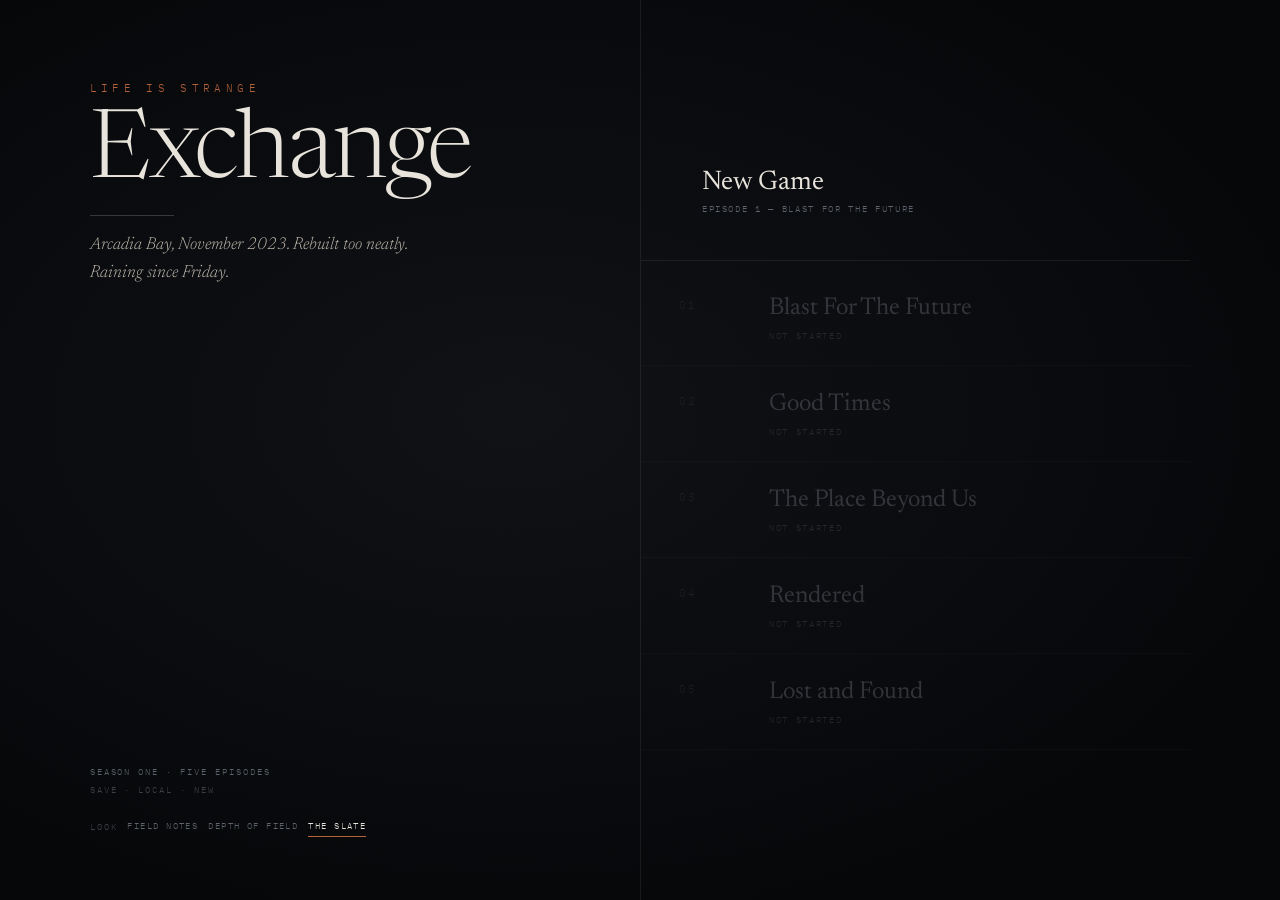
<file: index.html>
<!DOCTYPE html>
<html lang="en">
<head>
  <meta charset="UTF-8">
  <meta name="viewport" content="width=device-width, initial-scale=1.0">
  <title>Life Is Strange: Exchange</title>
  <link rel="stylesheet" href="css/reset.css">
  <link rel="stylesheet" href="css/fonts.css">
  <link rel="stylesheet" href="css/theme.css">
  <link rel="stylesheet" href="css/plates.css">
  <link rel="stylesheet" href="css/layout.css">
  <link rel="stylesheet" href="css/dialogue.css">
  <link rel="stylesheet" href="css/choices.css">
  <link rel="stylesheet" href="css/exploration.css">
  <link rel="stylesheet" href="css/beacon.css">
  <link rel="stylesheet" href="css/anomaly.css">
  <link rel="stylesheet" href="css/journal.css">
  <link rel="stylesheet" href="css/title.css">
</head>
<body>

  <!-- data-dir switches the scene layout: A Field Notes · B Depth of Field · C The Slate -->
  <main id="stage" class="stage" data-dir="C" aria-label="Game viewport">
    <div id="backdrop" class="backdrop"></div>
    <div class="backdrop__light" aria-hidden="true"></div>
    <div id="portraits" class="portraits" aria-hidden="true"></div>

    <!-- persistent scene chrome -->
    <div class="chrome" aria-hidden="true">
      <aside class="rail">
        <div class="rail__top">
          <span id="rail-clock" class="rail__clock"></span>
          <span id="rail-epsc" class="rail__epsc"></span>
        </div>
        <div class="rail__bottom">
          <span class="rail__tick"></span>
          <span id="rail-beat" class="rail__beat"></span>
        </div>
      </aside>
      <div class="chrome__head">
        <span id="loc-short" class="chrome__loc"></span>
        <span class="chrome__hr"></span>
        <span id="chrome-clock" class="chrome__clock"></span>
      </div>
    </div>

    <!-- [ ] place & time slate — the Creative Director's field -->
    <header id="slate" class="slate" hidden>
      <span id="slate-location" class="slate__location"></span>
      <span class="slate__rule"></span>
      <span id="slate-time" class="slate__time"></span>
      <span id="slate-weather" class="slate__weather"></span>
    </header>

    <!-- ===== Dialogue ===== -->
    <section id="dialogue" class="dialogue" role="log" aria-live="polite" hidden>
      <div class="dialogue__plate">
        <div id="speaker-row" class="dialogue__speaker-row">
          <span class="dialogue__rule"></span>
          <span id="speaker" class="dialogue__speaker"></span>
        </div>
        <p id="line" class="dialogue__line"></p>
        <button id="advance" class="dialogue__advance">Continue</button>
      </div>
    </section>

    <!-- ===== Silent Empathy: full-frame choice ===== -->
    <div id="choices" class="choices" role="group" aria-label="What Fiz does next" hidden>
      <div class="choices__situation">
        <div class="choices__where">
          <span class="choices__tick"></span>
          <span id="sit-loc" class="choices__loc"></span>
        </div>
        <span id="sit-speaker" class="choices__sit-speaker"></span>
        <p id="sit-text" class="choices__sit-text"></p>
      </div>
      <div class="choices__panel">
        <div class="choices__prompt-row">
          <span class="choices__prompt">You say nothing yet</span>
          <span class="choices__hr"></span>
        </div>
        <div id="choice-list" class="choices__list"></div>
        <div class="choices__legend">
          <span><i class="legend--spoken">“ ”</i> Spoken</span>
          <span><i class="legend--silent">[ ]</i> Unsaid</span>
        </div>
      </div>
    </div>

    <!-- exploration hub -->
    <div id="exploration" class="exploration" aria-label="Look around" hidden></div>

    <!-- enforced silence -->
    <div id="hold" class="hold" hidden><span id="hold-label">holding</span></div>

    <div class="grain" aria-hidden="true"></div>
    <div class="vignette" aria-hidden="true"></div>

    <!-- Episode 1 set piece -->
    <div id="anomaly" class="anomaly" role="dialog" aria-label="Footage viewer" hidden></div>

    <nav class="hud">
      <button id="beacon-toggle" class="hud__btn" aria-controls="beacon" aria-expanded="false">
        Beacon<span id="beacon-badge" class="hud__badge" hidden>0</span>
      </button>
      <button id="journal-toggle" class="hud__btn" aria-controls="journal" aria-expanded="false">Journal</button>
      <button id="settings-toggle" class="hud__btn" aria-controls="settings" aria-expanded="false">Settings</button>
    </nav>

    <!-- ===== Settings ===== -->
    <div id="settings" class="settings" hidden>
      <div class="settings__row">
        <label class="settings__label" for="set-volume">Ambience</label>
        <input id="set-volume" class="settings__range" type="range" min="0" max="100" step="1">
        <output id="set-volume-out" class="settings__out"></output>
      </div>
      <div class="settings__row">
        <label class="settings__label" for="set-speed">Text speed</label>
        <input id="set-speed" class="settings__range" type="range" min="0" max="40" step="1">
        <output id="set-speed-out" class="settings__out"></output>
      </div>
      <p class="settings__note">Ambience is generated, not recorded. There is no music by design.</p>
      <button id="settings-title" class="settings__quit">Back to title</button>
    </div>
  </main>

  <!-- ===== Beacon ===== -->
  <aside id="beacon" class="beacon" aria-label="Beacon" aria-hidden="true">
    <div class="beacon__device">
      <div class="beacon__statusbar">
        <span id="beacon-clock">7:42</span>
        <span id="beacon-carrier">ARCADIA BAY</span>
        <span>84%</span>
      </div>
      <div id="beacon-screen" class="beacon__screen"></div>
    </div>
  </aside>

  <!-- ===== Journal ===== -->
  <div id="journal" class="journal" aria-label="Journal" hidden>
    <div class="journal__head">
      <span class="journal__title">Journal</span>
      <span id="journal-count" class="journal__count"></span>
      <button id="journal-close" class="journal__close" aria-label="Close">Close</button>
    </div>
    <div class="journal__body">
      <div id="journal-cast" class="journal__cast"></div>
      <div id="journal-detail" class="journal__detail"></div>
    </div>
  </div>

  <!-- ===== Title ===== -->
  <div id="menu" class="title">
    <div class="title__left">
      <div class="title__mark">
        <span class="title__eyebrow">Life Is Strange</span>
        <h1 class="title__word">Exchange</h1>
        <span class="title__rule"></span>
        <p class="title__logline">Arcadia Bay, November 2023. Rebuilt too neatly. Raining since Friday.</p>
      </div>
      <div class="title__foot">
        <span>Season One · Five Episodes</span>
        <span id="title-save" class="title__save">Save · Local · 214</span>
        <div class="title__dirs" role="group" aria-label="Visual direction">
          <span class="title__dirs-label">Look</span>
          <button class="title__dir" data-dir="A">Field Notes</button>
          <button class="title__dir" data-dir="B">Depth of Field</button>
          <button class="title__dir is-on" data-dir="C">The Slate</button>
        </div>
      </div>
    </div>
    <div class="title__right">
      <div class="title__actions">
        <button id="btn-continue" class="title__action title__action--primary" hidden>
          <span class="title__action-label">Continue</span>
          <span id="continue-where" class="title__action-sub"></span>
        </button>
        <button id="btn-new" class="title__action">
          <span class="title__action-label">New Game</span>
          <span class="title__action-sub">Episode 1 — Blast For The Future</span>
        </button>
      </div>
      <div id="episode-list" class="title__episodes"></div>
    </div>
    <p id="menu-note" class="title__note"></p>
  </div>

  <script type="module" src="js/main.js"></script>
</body>
</html>
</file>
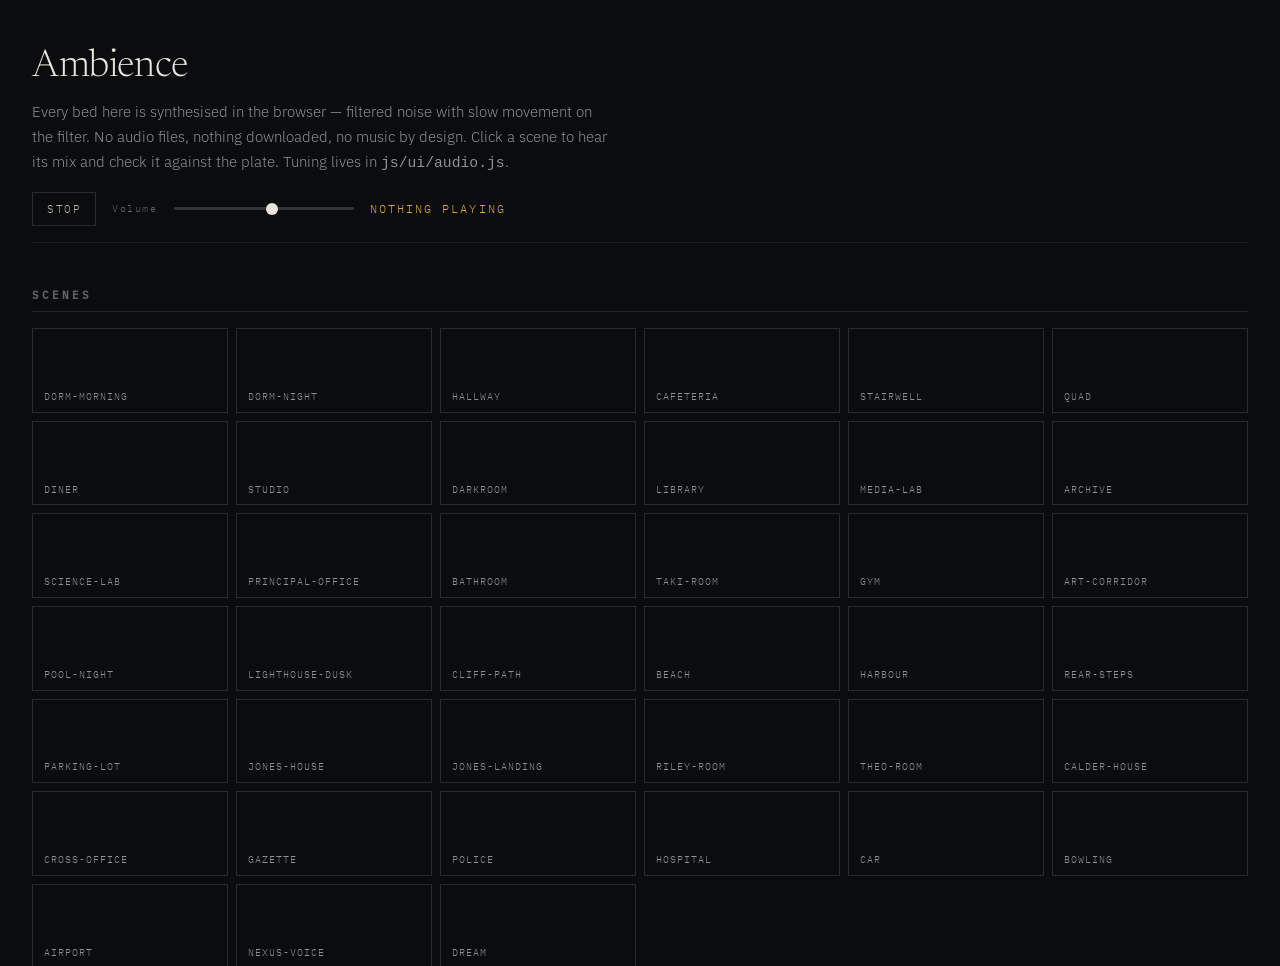
<file: tools/ambience.html>
<!DOCTYPE html>
<html lang="en">
<head>
<meta charset="UTF-8">
<meta name="viewport" content="width=device-width, initial-scale=1.0">
<title>Ambience — Life Is Strange: Exchange</title>
<link rel="stylesheet" href="../css/reset.css">
<link rel="stylesheet" href="../css/fonts.css">
<link rel="stylesheet" href="../css/theme.css">
<link rel="stylesheet" href="../css/plates.css">
<style>
  body { background:#0b0c0e; color:var(--bone); font-family:var(--font-body); font-weight:300; padding:3rem 2rem 6rem; }
  h1 { font-family:var(--font-display); font-weight:300; font-size:2.4rem; letter-spacing:-.01em; }
  .lede { max-width:64ch; margin:.8rem 0 0; color:var(--fog); font-size:.92rem; line-height:1.7; }
  h2 { font-family:var(--font-mono); font-size:.68rem; letter-spacing:.28em; text-transform:uppercase;
       color:var(--fog-dim); margin:2.8rem 0 1rem; border-bottom:1px solid rgba(232,228,220,.1); padding-bottom:.6rem; }
  .bar { position:sticky; top:0; z-index:5; display:flex; align-items:center; gap:1rem; flex-wrap:wrap;
         padding:1rem 0; background:#0b0c0e; border-bottom:1px solid rgba(232,228,220,.08); margin-bottom:1rem; }
  .now { font-family:var(--font-mono); font-size:.72rem; letter-spacing:.18em; text-transform:uppercase; color:var(--amber-warm); }
  input[type=range]{ appearance:none; width:180px; height:3px; border-radius:2px; background:rgba(232,228,220,.18); cursor:pointer; }
  input[type=range]::-webkit-slider-thumb{ appearance:none; width:12px; height:12px; border-radius:50%; background:var(--bone); }
  button { font-family:var(--font-mono); font-size:.68rem; letter-spacing:.14em; text-transform:uppercase;
           padding:9px 14px; border:1px solid rgba(232,228,220,.14); color:var(--bone-dim); background:none; cursor:pointer;
           transition:border-color .16s, color .16s; }
  button:hover { border-color:var(--accent); color:var(--bone); }
  button.on { border-color:var(--accent); color:var(--accent); }
  .grid { display:grid; grid-template-columns:repeat(auto-fill,minmax(190px,1fr)); gap:.5rem; }
  .plate { display:flex; flex-direction:column; gap:0; text-align:left; padding:0; overflow:hidden; }
  .swatch { height:52px; }
  .plate span { padding:.55rem .7rem; font-family:var(--font-mono); font-size:.62rem; letter-spacing:.1em; color:var(--fog); }
  .plate .mix { color:var(--fog-faint); font-size:.56rem; padding-top:0; }
</style>
</head>
<body>
  <h1>Ambience</h1>
  <p class="lede">
    Every bed here is synthesised in the browser — filtered noise with slow movement on the filter.
    No audio files, nothing downloaded, no music by design. Click a scene to hear its mix and check
    it against the plate. Tuning lives in <code>js/ui/audio.js</code>.
  </p>

  <div class="bar">
    <button id="stop">Stop</button>
    <label style="font-family:var(--font-mono);font-size:.62rem;letter-spacing:.16em;color:var(--fog-dim)">Volume</label>
    <input id="vol" type="range" min="0" max="100" value="60">
    <span id="now" class="now">nothing playing</span>
  </div>

  <h2>Scenes</h2>
  <div id="scenes" class="grid"></div>

<script type="module">
import { Ambience } from "../js/ui/audio.js";

const amb = new Ambience();
const nowEl = document.getElementById("now");
let active = null;

// the module keeps SCENES private, so read the mixes back off the stylesheet's
// bg-- classes and the engine's own behaviour: we just list what we can plate
const SCENES = [
  "dorm-morning","dorm-night","hallway","cafeteria","stairwell","quad","diner","studio","darkroom",
  "library","media-lab","archive","science-lab","principal-office","bathroom","taki-room","gym",
  "art-corridor","pool-night","lighthouse-dusk","cliff-path","beach","harbour","rear-steps",
  "parking-lot","jones-house","jones-landing","riley-room","theo-room","calder-house","cross-office",
  "gazette","police","hospital","car","bowling","airport","nexus-voice","dream"
];

const grid = document.getElementById("scenes");
for (const name of SCENES) {
  const b = document.createElement("button");
  b.className = "plate";
  const sw = document.createElement("div");
  sw.className = `swatch bg--${name}`;
  const label = document.createElement("span");
  label.textContent = name;
  b.append(sw, label);
  b.addEventListener("click", () => {
    amb.unlock();
    amb.play(name);
    nowEl.textContent = `playing · ${name}`;
    if (active) active.classList.remove("on");
    active = b; b.classList.add("on");
  });
  grid.append(b);
}

document.getElementById("vol").addEventListener("input", (e) => amb.setVolume(e.target.value / 100));
document.getElementById("vol").value = Math.round(amb.volume * 100);

document.getElementById("stop").addEventListener("click", () => {
  amb.play("void");
  nowEl.textContent = "nothing playing";
  active?.classList.remove("on");
  active = null;
});
</script>
</body>
</html>
</file>
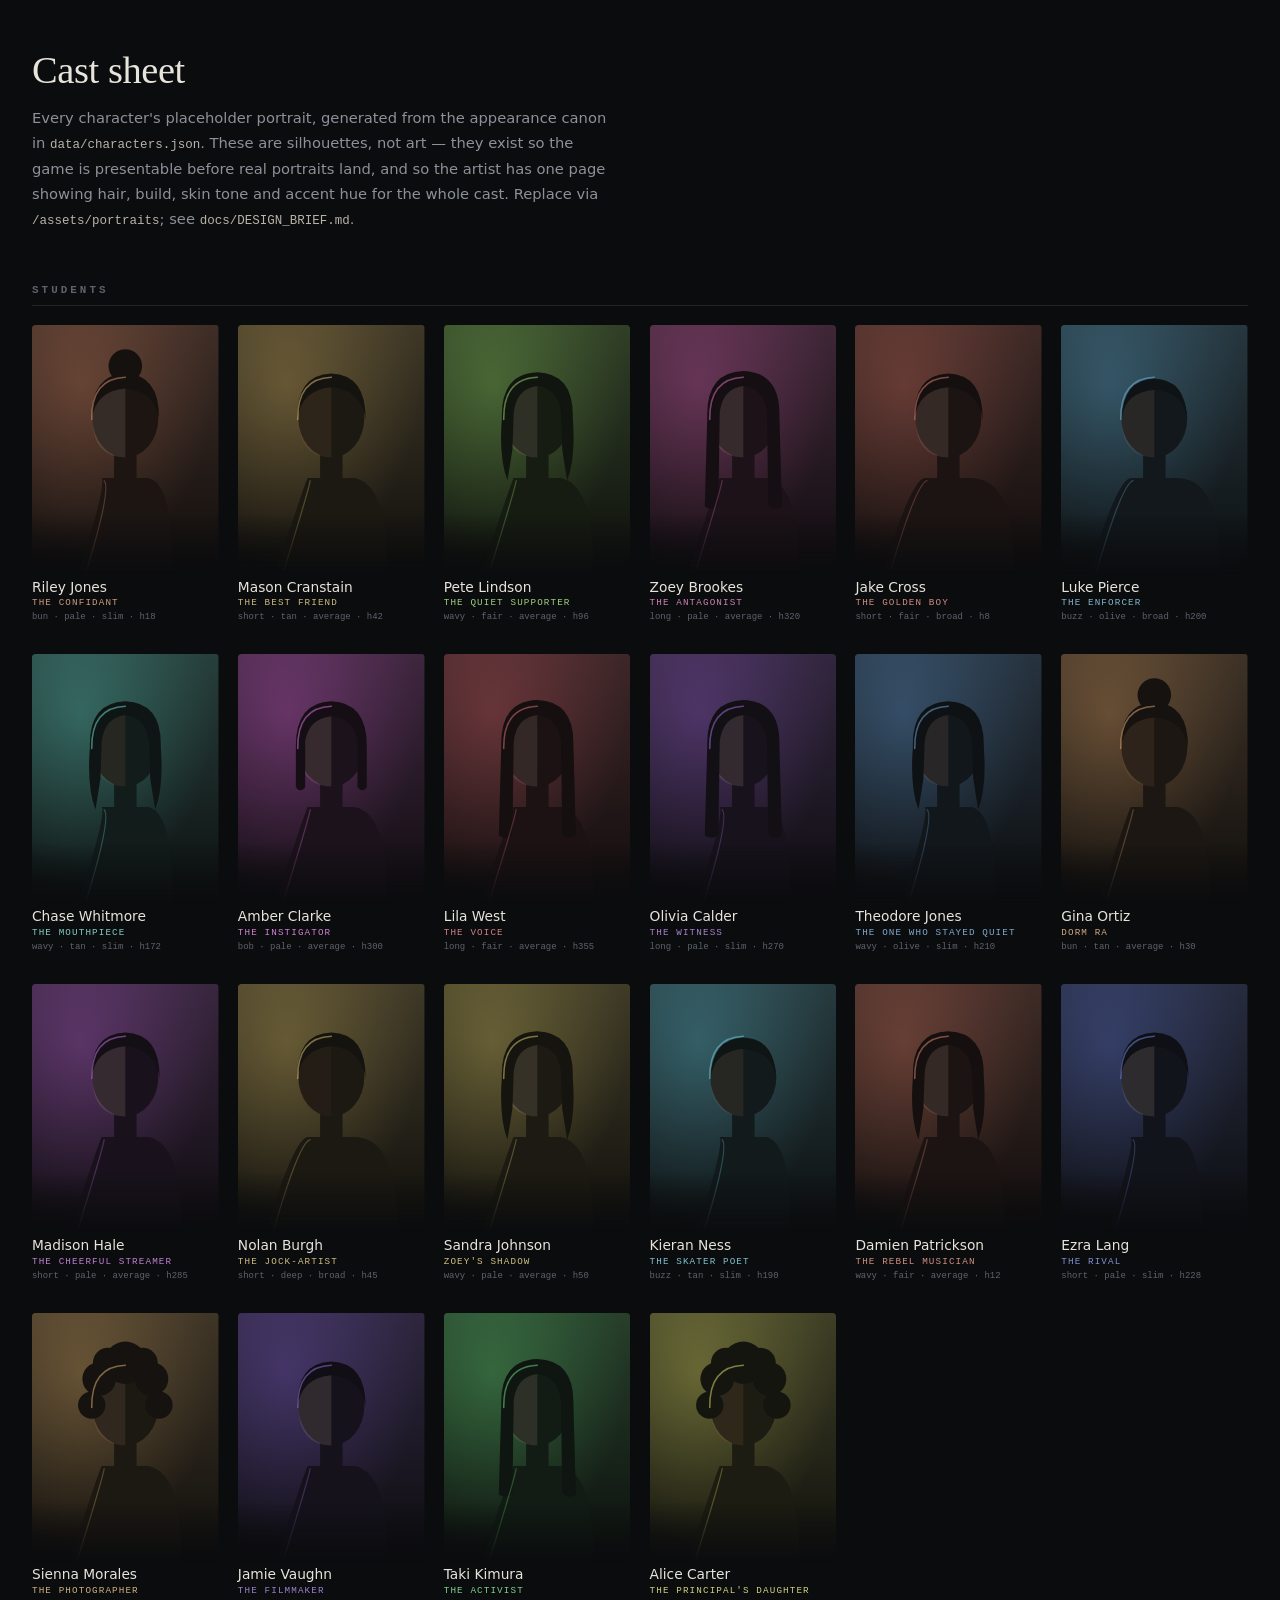
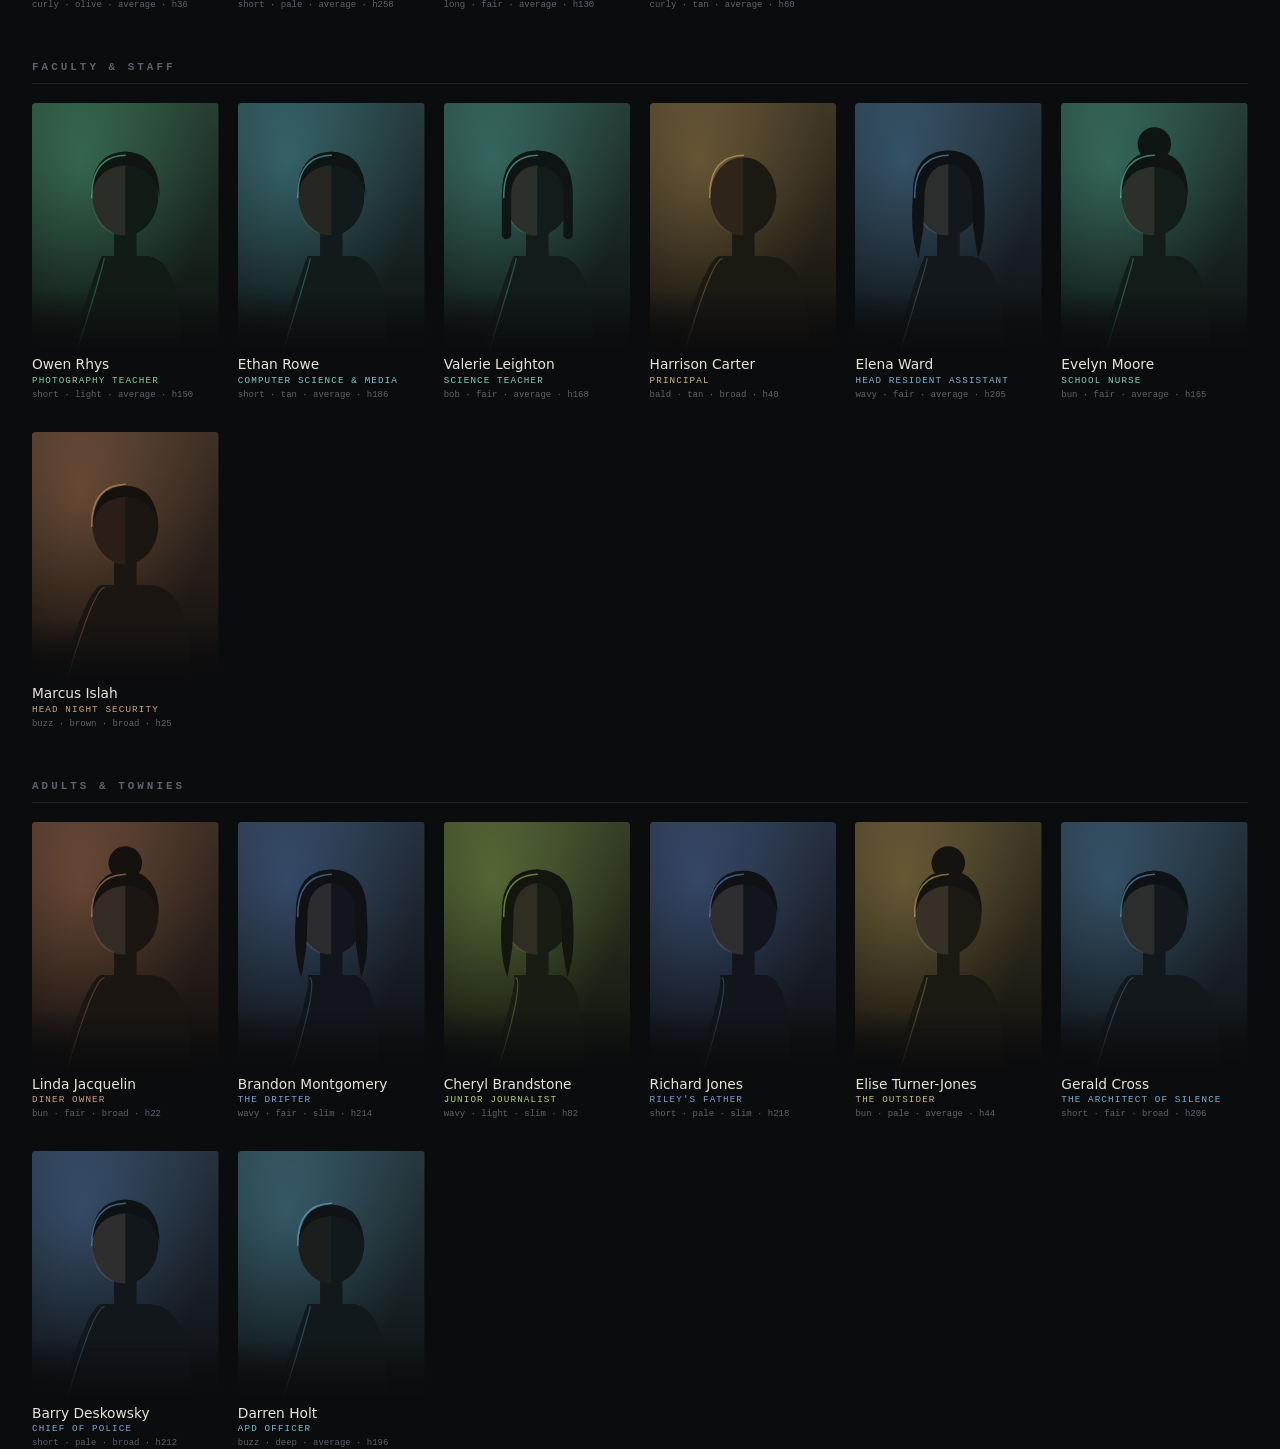
<file: tools/cast-sheet.html>
<!DOCTYPE html>
<html lang="en">
<head>
<meta charset="UTF-8">
<meta name="viewport" content="width=device-width, initial-scale=1.0">
<title>Cast Sheet — Life Is Strange: Exchange</title>
<link rel="stylesheet" href="../css/reset.css">
<link rel="stylesheet" href="../css/theme.css">
<link rel="stylesheet" href="../css/plates.css">
<style>
  body { background: #0b0c0e; color: var(--bone); font-family: var(--font-body); padding: 3rem 2rem 5rem; }
  h1 { font-family: var(--font-display); font-weight: 400; font-size: 2.4rem; letter-spacing: -0.01em; }
  .lede { max-width: 62ch; margin: 0.8rem 0 0; color: var(--fog); font-size: 0.92rem; line-height: 1.7; }
  .lede code { font-family: var(--font-mono); font-size: 0.85em; color: var(--bone-dim); }
  h2 { font-family: var(--font-mono); font-size: 0.68rem; letter-spacing: 0.28em; text-transform: uppercase;
       color: var(--fog-dim); margin: 3.2rem 0 1.2rem; border-bottom: 1px solid rgba(232,228,220,0.1); padding-bottom: 0.6rem; }
  .grid { display: grid; grid-template-columns: repeat(auto-fill, minmax(160px, 1fr)); gap: 2rem 1.2rem; }
  figure { --hue: 30; }
  .art { aspect-ratio: 3/4; border-radius: 3px; overflow: hidden;
         -webkit-mask-image: linear-gradient(180deg,#000 0%,#000 76%,transparent 100%);
         mask-image: linear-gradient(180deg,#000 0%,#000 76%,transparent 100%); }
  .art svg { width: 100%; height: 100%; display: block; }
  figcaption { margin-top: 0.3rem; }
  .nm { font-size: 0.86rem; color: var(--bone); }
  .rl { font-family: var(--font-mono); font-size: 0.58rem; letter-spacing: 0.12em;
        text-transform: uppercase; color: hsl(var(--hue) 45% 66%); margin-top: 0.15rem; }
  .lk { font-family: var(--font-mono); font-size: 0.56rem; color: var(--fog-dim); margin-top: 0.25rem; }
</style>
</head>
<body>
  <h1>Cast sheet</h1>
  <p class="lede">
    Every character's placeholder portrait, generated from the appearance canon in
    <code>data/characters.json</code>. These are silhouettes, not art — they exist so the game is
    presentable before real portraits land, and so the artist has one page showing hair, build,
    skin tone and accent hue for the whole cast. Replace via <code>/assets/portraits</code>;
    see <code>docs/DESIGN_BRIEF.md</code>.
  </p>

  <div id="out"></div>

<script type="module">
import { portraitSVG } from "../js/ui/portrait.js";

const data = await (await fetch("../data/characters.json")).json();
const cast = data.cast;

const STUDENTS = ["riley","mason","pete","zoey","jake","luke","chase","amber","lila","olivia",
                  "theo","gina","maddie","nolan","sandra","kieran","dax","ezra","sienna","jamie","taki","alice"];
const FACULTY  = ["rhys","rowe","leighton","carter","elena","evelyn","marcus"];
const ADULTS   = ["linda","brandon","cheryl","richard","elise","gerald","barry","holt"];

const out = document.getElementById("out");

function section(title, ids) {
  const h = document.createElement("h2");
  h.textContent = title;
  const grid = document.createElement("div");
  grid.className = "grid";

  for (const id of ids) {
    const p = cast[id];
    if (!p) { console.warn("missing from characters.json:", id); continue; }

    const fig = document.createElement("figure");
    fig.style.setProperty("--hue", p.hue);

    const art = document.createElement("div");
    art.className = "art";
    art.innerHTML = portraitSVG(p);

    const cap = document.createElement("figcaption");
    const look = p.look ?? {};
    cap.innerHTML =
      `<div class="nm"></div><div class="rl"></div><div class="lk"></div>`;
    cap.querySelector(".nm").textContent = p.fullName;
    cap.querySelector(".rl").textContent = p.role;
    cap.querySelector(".lk").textContent =
      `${look.hair ?? "—"} · ${look.skin ?? "—"} · ${look.build ?? "average"} · h${p.hue}`;

    fig.append(art, cap);
    grid.append(fig);
  }
  out.append(h, grid);
}

section("Students", STUDENTS);
section("Faculty & staff", FACULTY);
section("Adults & townies", ADULTS);
</script>
</body>
</html>
</file>
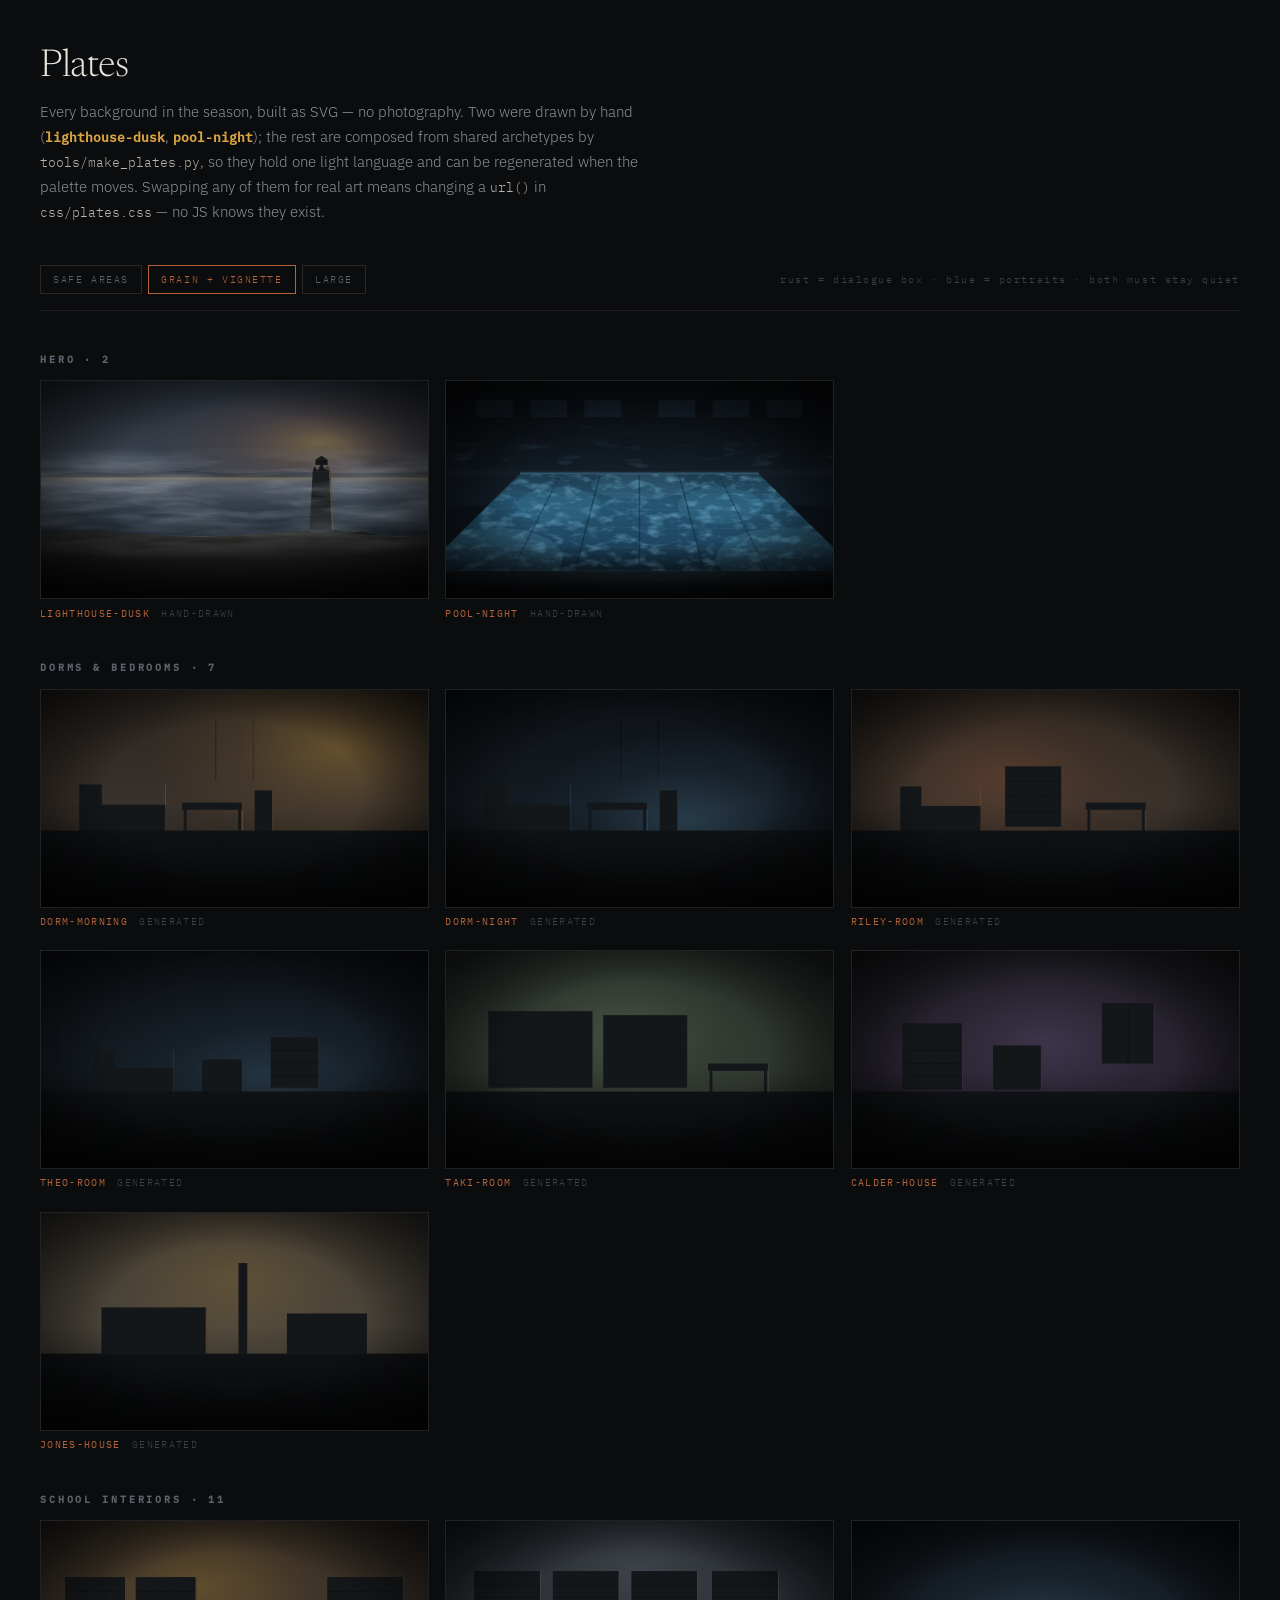
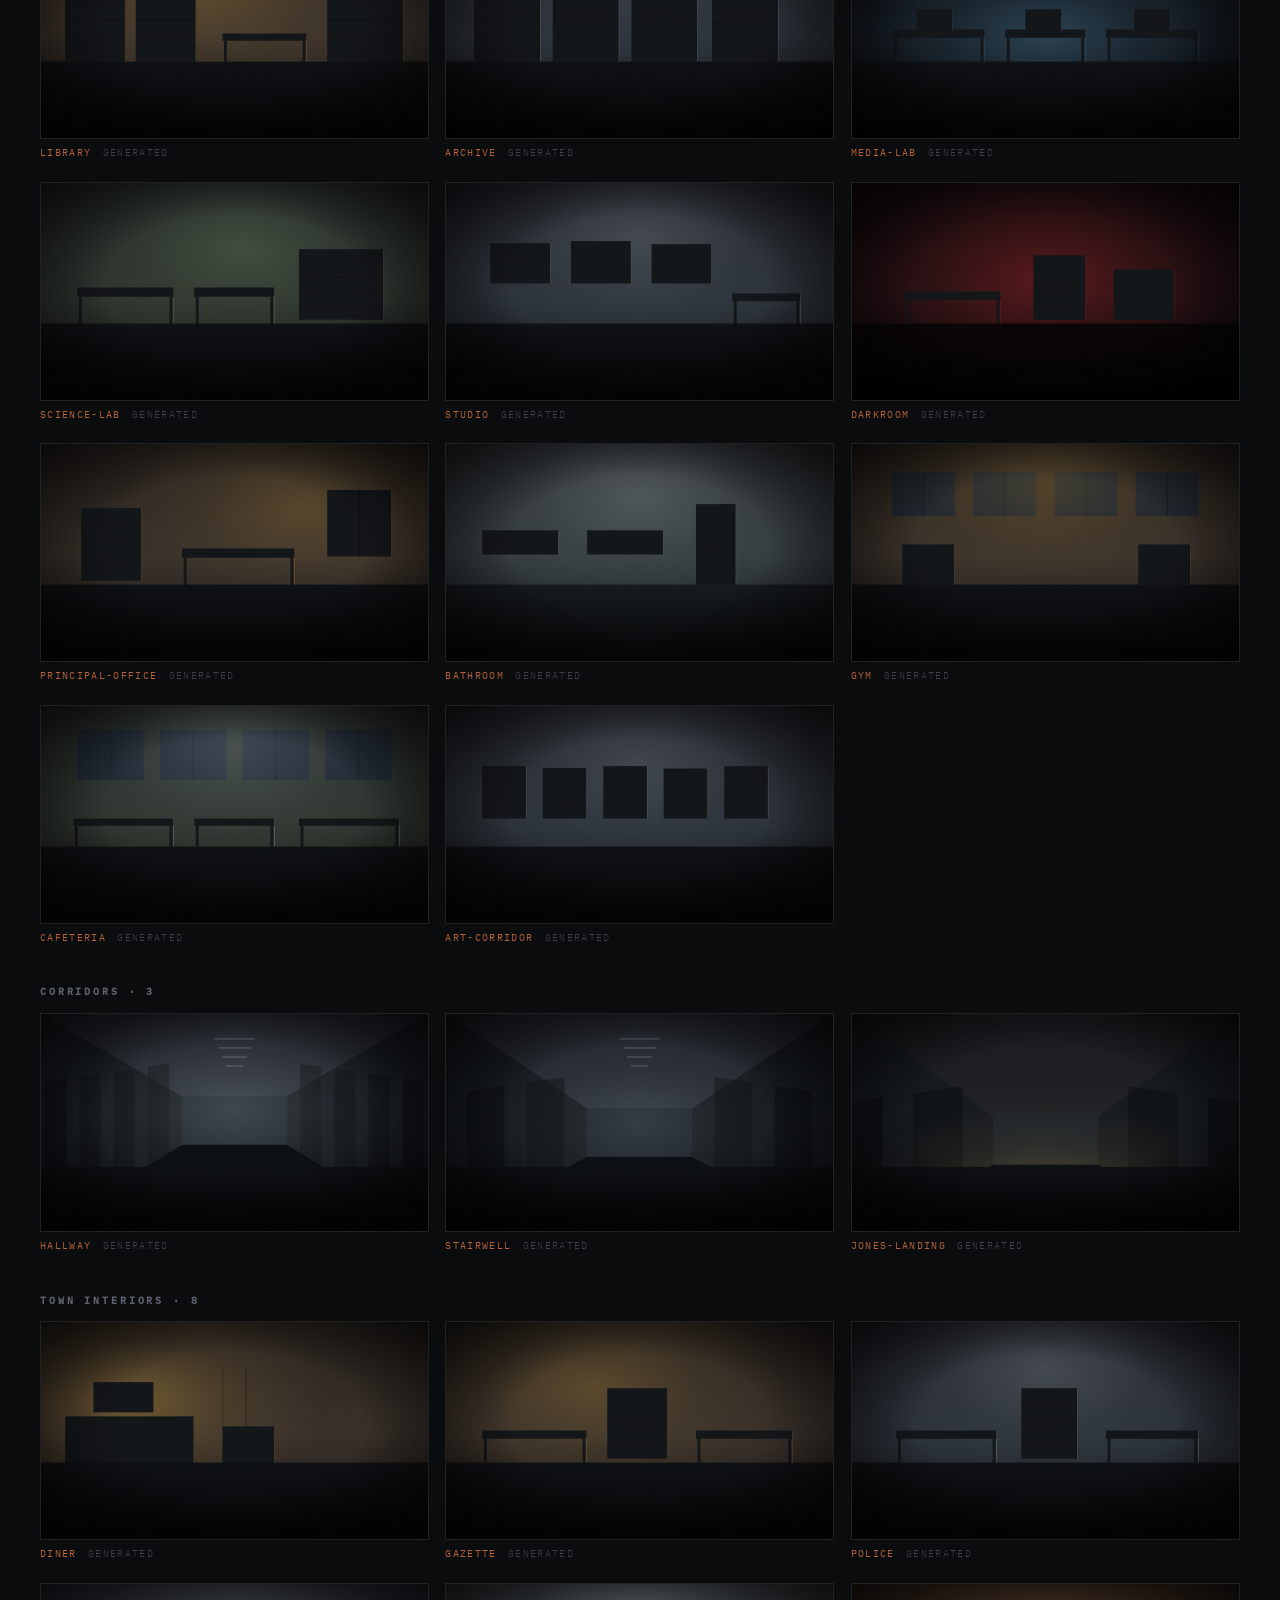
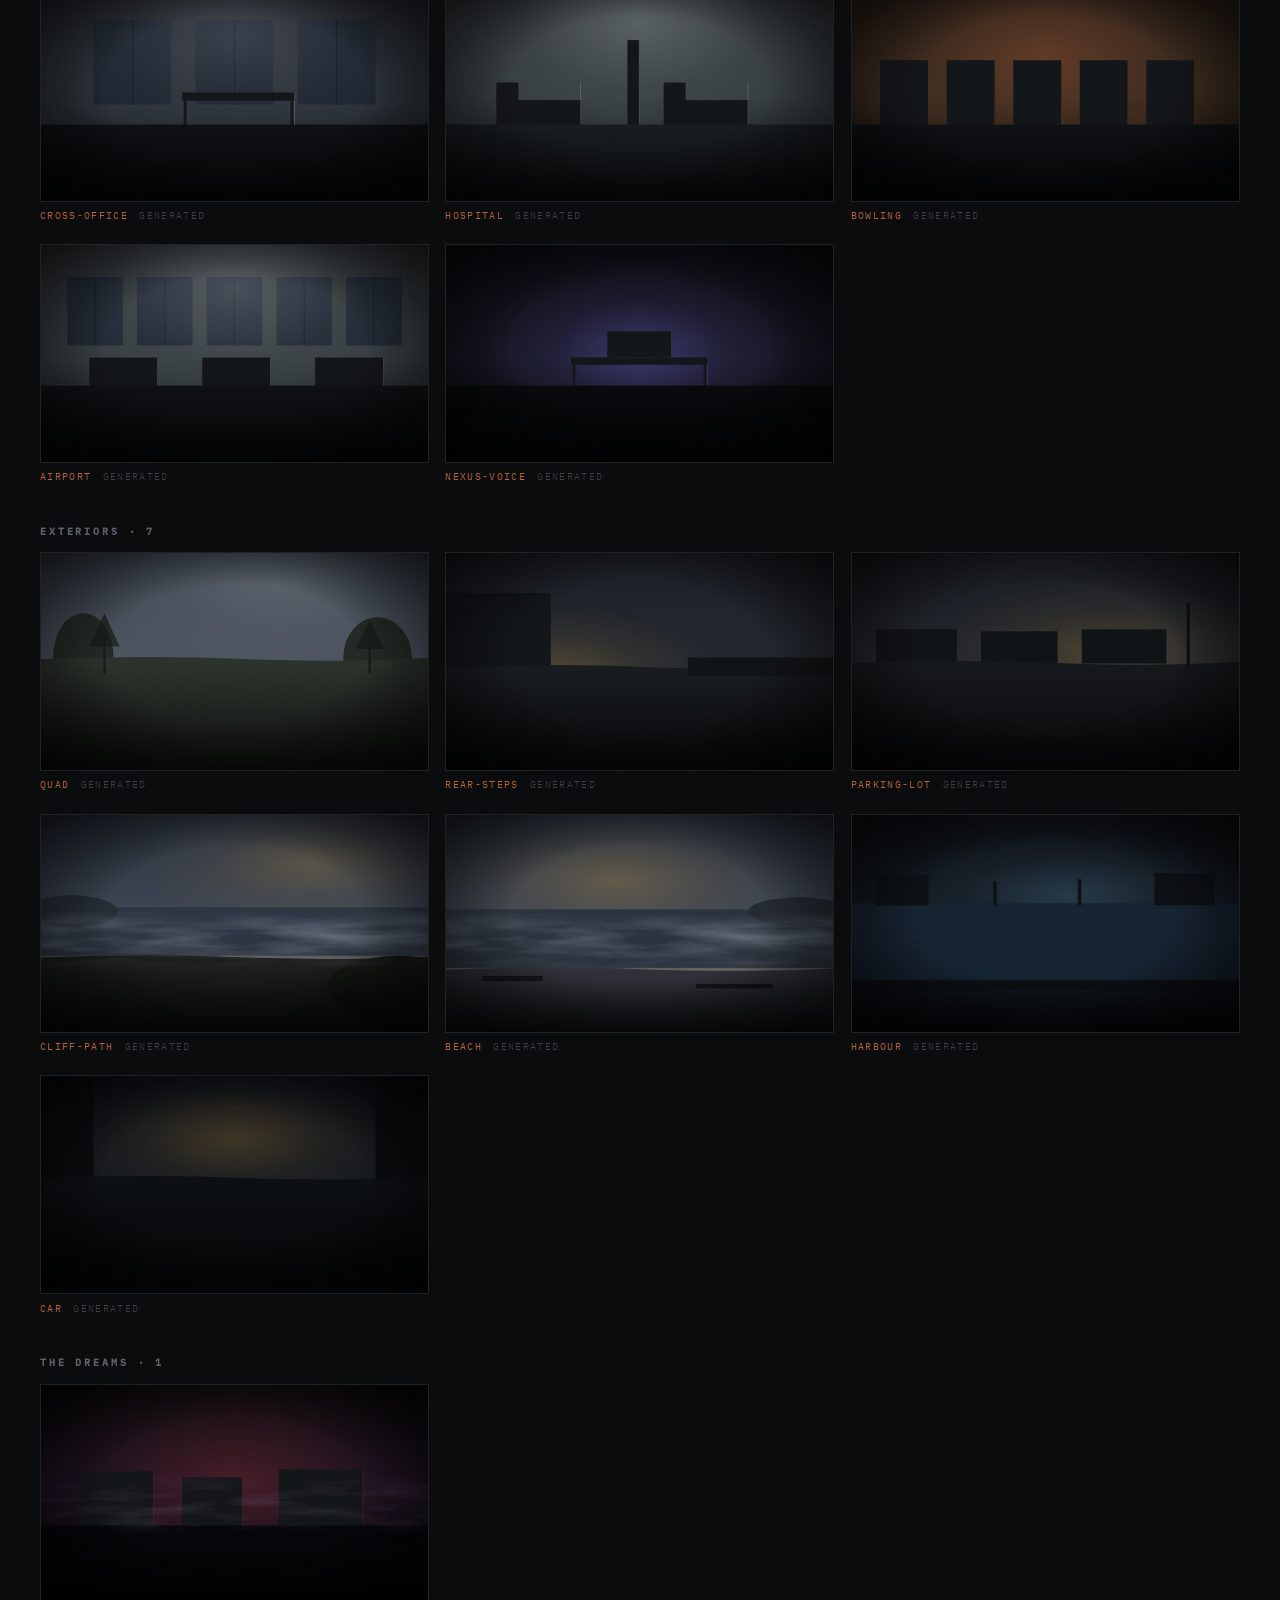
<file: tools/plates.html>
<!DOCTYPE html>
<html lang="en">
<head>
<meta charset="UTF-8">
<meta name="viewport" content="width=device-width, initial-scale=1.0">
<title>Plates — Life Is Strange: Exchange</title>
<link rel="stylesheet" href="../css/reset.css">
<link rel="stylesheet" href="../css/fonts.css">
<link rel="stylesheet" href="../css/theme.css">
<link rel="stylesheet" href="../css/plates.css">
<link rel="stylesheet" href="../css/layout.css">
<style>
  body { background:#0b0c0e; color:var(--bone); font-family:var(--font-body); font-weight:300;
         padding:3rem 2.5rem 6rem; overflow:auto; }
  h1 { font-family:var(--font-display); font-weight:300; font-size:2.4rem; letter-spacing:-.01em; }
  .lede { max-width:68ch; margin:.8rem 0 0; color:var(--fog); font-size:.92rem; line-height:1.7; }
  .lede code { font-family:var(--font-mono); font-size:.85em; color:var(--bone-dim); }
  .bar { position:sticky; top:0; z-index:9; display:flex; gap:.4rem; flex-wrap:wrap; align-items:center;
         padding:1rem 0; margin:1.6rem 0 0; background:#0b0c0e;
         border-bottom:1px solid rgba(232,228,220,.08); }
  .bar button { font-family:var(--font-mono); font-size:.62rem; letter-spacing:.16em; text-transform:uppercase;
                padding:7px 12px; border:1px solid rgba(232,228,220,.12); color:var(--fog-dim);
                background:none; cursor:pointer; transition:color .16s, border-color .16s; }
  .bar button:hover { color:var(--bone); border-color:rgba(232,228,220,.4); }
  .bar button.on { color:var(--accent); border-color:var(--accent); }
  h2 { font-family:var(--font-mono); font-size:.64rem; letter-spacing:.28em; text-transform:uppercase;
       color:var(--fog-dim); margin:2.6rem 0 .9rem; }
  .grid { display:grid; grid-template-columns:repeat(auto-fill,minmax(340px,1fr)); gap:1.4rem 1rem; }
  .grid.big { grid-template-columns:1fr; }
  figure { margin:0; }
  .frame { position:relative; aspect-ratio:16/9; overflow:hidden;
           border:1px solid rgba(232,228,220,.1); container-type:size; }
  .frame .plate { position:absolute; inset:0; }
  .frame .grain, .frame .vignette { position:absolute; inset:0; }
  .safe { position:absolute; inset:0; pointer-events:none; opacity:0; transition:opacity .18s; }
  body.safes .safe { opacity:1; }
  .safe .box { position:absolute; left:0; right:0; bottom:0; height:26%;
               background:rgba(180,98,58,.16); border-top:1px dashed rgba(180,98,58,.75); }
  .safe .mid { position:absolute; left:33%; right:33%; bottom:12%; top:22%;
               border:1px dashed rgba(140,200,220,.55); }
  figcaption { display:flex; gap:.7rem; align-items:baseline; margin-top:.45rem; flex-wrap:wrap;
               font-family:var(--font-mono); font-size:.6rem; letter-spacing:.14em; }
  figcaption b { font-weight:400; color:var(--accent); text-transform:uppercase; }
  figcaption span { color:var(--fog-faint); text-transform:uppercase; }
  .hand { color:var(--amber-warm) !important; }
</style>
</head>
<body>
  <h1>Plates</h1>
  <p class="lede">
    Every background in the season, built as SVG — no photography. Two were drawn by hand
    (<b class="hand" style="font-family:var(--font-mono);font-size:.85em">lighthouse-dusk</b>,
    <b class="hand" style="font-family:var(--font-mono);font-size:.85em">pool-night</b>); the rest are
    composed from shared archetypes by <code>tools/make_plates.py</code>, so they hold one light
    language and can be regenerated when the palette moves.
    Swapping any of them for real art means changing a <code>url()</code> in
    <code>css/plates.css</code> — no JS knows they exist.
  </p>

  <div class="bar">
    <button id="toggleSafe">Safe areas</button>
    <button id="toggleFX" class="on">Grain + vignette</button>
    <button id="toggleSize">Large</button>
    <span style="font-family:var(--font-mono);font-size:.6rem;letter-spacing:.16em;color:var(--fog-faint);margin-left:auto">
      rust = dialogue box · blue = portraits · both must stay quiet
    </span>
  </div>

  <div id="out"></div>

<script type="module">
const GROUPS = [
  ["Hero", ["lighthouse-dusk", "pool-night"]],
  ["Dorms & bedrooms", ["dorm-morning","dorm-night","riley-room","theo-room","taki-room","calder-house","jones-house"]],
  ["School interiors", ["library","archive","media-lab","science-lab","studio","darkroom",
                        "principal-office","bathroom","gym","cafeteria","art-corridor"]],
  ["Corridors", ["hallway","stairwell","jones-landing"]],
  ["Town interiors", ["diner","gazette","police","cross-office","hospital","bowling","airport","nexus-voice"]],
  ["Exteriors", ["quad","rear-steps","parking-lot","cliff-path","beach","harbour","car"]],
  ["The dreams", ["dream"]]
];
const HAND = new Set(["lighthouse-dusk","pool-night"]);
const out = document.getElementById("out");

for (const [title, names] of GROUPS) {
  const h = document.createElement("h2");
  h.textContent = `${title} · ${names.length}`;
  const grid = document.createElement("div");
  grid.className = "grid";
  for (const n of names) {
    const fig = document.createElement("figure");
    fig.innerHTML =
      `<div class="frame"><div class="plate bg--${n}"></div>` +
      `<div class="grain fx"></div><div class="vignette fx"></div>` +
      `<div class="safe"><div class="box"></div><div class="mid"></div></div></div>` +
      `<figcaption><b>${n}</b><span>${HAND.has(n) ? "hand-drawn" : "generated"}</span></figcaption>`;
    grid.append(fig);
  }
  out.append(h, grid);
}

document.getElementById("toggleSafe").addEventListener("click", (e) => {
  document.body.classList.toggle("safes");
  e.target.classList.toggle("on");
});
document.getElementById("toggleFX").addEventListener("click", (e) => {
  const on = e.target.classList.toggle("on");
  for (const el of document.querySelectorAll(".fx")) el.style.display = on ? "" : "none";
});
document.getElementById("toggleSize").addEventListener("click", (e) => {
  const on = e.target.classList.toggle("on");
  for (const g of document.querySelectorAll(".grid")) g.classList.toggle("big", on);
});
</script>
</body>
</html>
</file>
<file: css/fonts.css>
/* Self-hosted. No external requests — the game must run offline. */

@font-face {
  font-family: 'IBM Plex Mono';
  font-style: normal;
  font-weight: 300;
  font-display: swap;
  src: url('../assets/fonts/ibmplexmono-300-normal-latin-ext.woff2') format('woff2');
  unicode-range: U+0100-02BA, U+02BD-02C5, U+02C7-02CC, U+02CE-02D7, U+02DD-02FF, U+0304, U+0308, U+0329, U+1D00-1DBF, U+1E00-1E9F, U+1EF2-1EFF, U+2020, U+20A0-20AB, U+20AD-20C0, U+2113, U+2C60-2C7F, U+A720-A7FF;
}
@font-face {
  font-family: 'IBM Plex Mono';
  font-style: normal;
  font-weight: 300;
  font-display: swap;
  src: url('../assets/fonts/ibmplexmono-300-normal-latin.woff2') format('woff2');
  unicode-range: U+0000-00FF, U+0131, U+0152-0153, U+02BB-02BC, U+02C6, U+02DA, U+02DC, U+0304, U+0308, U+0329, U+2000-206F, U+20AC, U+2122, U+2191, U+2193, U+2212, U+2215, U+FEFF, U+FFFD;
}
@font-face {
  font-family: 'IBM Plex Mono';
  font-style: normal;
  font-weight: 400;
  font-display: swap;
  src: url('../assets/fonts/ibmplexmono-400-normal-latin-ext.woff2') format('woff2');
  unicode-range: U+0100-02BA, U+02BD-02C5, U+02C7-02CC, U+02CE-02D7, U+02DD-02FF, U+0304, U+0308, U+0329, U+1D00-1DBF, U+1E00-1E9F, U+1EF2-1EFF, U+2020, U+20A0-20AB, U+20AD-20C0, U+2113, U+2C60-2C7F, U+A720-A7FF;
}
@font-face {
  font-family: 'IBM Plex Mono';
  font-style: normal;
  font-weight: 400;
  font-display: swap;
  src: url('../assets/fonts/ibmplexmono-400-normal-latin.woff2') format('woff2');
  unicode-range: U+0000-00FF, U+0131, U+0152-0153, U+02BB-02BC, U+02C6, U+02DA, U+02DC, U+0304, U+0308, U+0329, U+2000-206F, U+20AC, U+2122, U+2191, U+2193, U+2212, U+2215, U+FEFF, U+FFFD;
}
@font-face {
  font-family: 'IBM Plex Mono';
  font-style: normal;
  font-weight: 500;
  font-display: swap;
  src: url('../assets/fonts/ibmplexmono-500-normal-latin-ext.woff2') format('woff2');
  unicode-range: U+0100-02BA, U+02BD-02C5, U+02C7-02CC, U+02CE-02D7, U+02DD-02FF, U+0304, U+0308, U+0329, U+1D00-1DBF, U+1E00-1E9F, U+1EF2-1EFF, U+2020, U+20A0-20AB, U+20AD-20C0, U+2113, U+2C60-2C7F, U+A720-A7FF;
}
@font-face {
  font-family: 'IBM Plex Mono';
  font-style: normal;
  font-weight: 500;
  font-display: swap;
  src: url('../assets/fonts/ibmplexmono-500-normal-latin.woff2') format('woff2');
  unicode-range: U+0000-00FF, U+0131, U+0152-0153, U+02BB-02BC, U+02C6, U+02DA, U+02DC, U+0304, U+0308, U+0329, U+2000-206F, U+20AC, U+2122, U+2191, U+2193, U+2212, U+2215, U+FEFF, U+FFFD;
}
@font-face {
  font-family: 'IBM Plex Sans';
  font-style: normal;
  font-weight: 300;
  font-display: swap;
  src: url('../assets/fonts/ibmplexsans-300-normal-latin-ext.woff2') format('woff2');
  unicode-range: U+0100-02BA, U+02BD-02C5, U+02C7-02CC, U+02CE-02D7, U+02DD-02FF, U+0304, U+0308, U+0329, U+1D00-1DBF, U+1E00-1E9F, U+1EF2-1EFF, U+2020, U+20A0-20AB, U+20AD-20C0, U+2113, U+2C60-2C7F, U+A720-A7FF;
}
@font-face {
  font-family: 'IBM Plex Sans';
  font-style: normal;
  font-weight: 300;
  font-display: swap;
  src: url('../assets/fonts/ibmplexsans-300-normal-latin.woff2') format('woff2');
  unicode-range: U+0000-00FF, U+0131, U+0152-0153, U+02BB-02BC, U+02C6, U+02DA, U+02DC, U+0304, U+0308, U+0329, U+2000-206F, U+20AC, U+2122, U+2191, U+2193, U+2212, U+2215, U+FEFF, U+FFFD;
}
@font-face {
  font-family: 'IBM Plex Sans';
  font-style: normal;
  font-weight: 400;
  font-display: swap;
  src: url('../assets/fonts/ibmplexsans-300-normal-latin-ext.woff2') format('woff2');
  unicode-range: U+0100-02BA, U+02BD-02C5, U+02C7-02CC, U+02CE-02D7, U+02DD-02FF, U+0304, U+0308, U+0329, U+1D00-1DBF, U+1E00-1E9F, U+1EF2-1EFF, U+2020, U+20A0-20AB, U+20AD-20C0, U+2113, U+2C60-2C7F, U+A720-A7FF;
}
@font-face {
  font-family: 'IBM Plex Sans';
  font-style: normal;
  font-weight: 400;
  font-display: swap;
  src: url('../assets/fonts/ibmplexsans-300-normal-latin.woff2') format('woff2');
  unicode-range: U+0000-00FF, U+0131, U+0152-0153, U+02BB-02BC, U+02C6, U+02DA, U+02DC, U+0304, U+0308, U+0329, U+2000-206F, U+20AC, U+2122, U+2191, U+2193, U+2212, U+2215, U+FEFF, U+FFFD;
}
@font-face {
  font-family: 'IBM Plex Sans';
  font-style: normal;
  font-weight: 500;
  font-display: swap;
  src: url('../assets/fonts/ibmplexsans-300-normal-latin-ext.woff2') format('woff2');
  unicode-range: U+0100-02BA, U+02BD-02C5, U+02C7-02CC, U+02CE-02D7, U+02DD-02FF, U+0304, U+0308, U+0329, U+1D00-1DBF, U+1E00-1E9F, U+1EF2-1EFF, U+2020, U+20A0-20AB, U+20AD-20C0, U+2113, U+2C60-2C7F, U+A720-A7FF;
}
@font-face {
  font-family: 'IBM Plex Sans';
  font-style: normal;
  font-weight: 500;
  font-display: swap;
  src: url('../assets/fonts/ibmplexsans-300-normal-latin.woff2') format('woff2');
  unicode-range: U+0000-00FF, U+0131, U+0152-0153, U+02BB-02BC, U+02C6, U+02DA, U+02DC, U+0304, U+0308, U+0329, U+2000-206F, U+20AC, U+2122, U+2191, U+2193, U+2212, U+2215, U+FEFF, U+FFFD;
}
@font-face {
  font-family: 'Newsreader';
  font-style: italic;
  font-weight: 300;
  font-display: swap;
  src: url('../assets/fonts/newsreader-300-italic-latin-ext.woff2') format('woff2');
  unicode-range: U+0100-02BA, U+02BD-02C5, U+02C7-02CC, U+02CE-02D7, U+02DD-02FF, U+0304, U+0308, U+0329, U+1D00-1DBF, U+1E00-1E9F, U+1EF2-1EFF, U+2020, U+20A0-20AB, U+20AD-20C0, U+2113, U+2C60-2C7F, U+A720-A7FF;
}
@font-face {
  font-family: 'Newsreader';
  font-style: italic;
  font-weight: 300;
  font-display: swap;
  src: url('../assets/fonts/newsreader-300-italic-latin.woff2') format('woff2');
  unicode-range: U+0000-00FF, U+0131, U+0152-0153, U+02BB-02BC, U+02C6, U+02DA, U+02DC, U+0304, U+0308, U+0329, U+2000-206F, U+20AC, U+2122, U+2191, U+2193, U+2212, U+2215, U+FEFF, U+FFFD;
}
@font-face {
  font-family: 'Newsreader';
  font-style: normal;
  font-weight: 300;
  font-display: swap;
  src: url('../assets/fonts/newsreader-300-normal-latin-ext.woff2') format('woff2');
  unicode-range: U+0100-02BA, U+02BD-02C5, U+02C7-02CC, U+02CE-02D7, U+02DD-02FF, U+0304, U+0308, U+0329, U+1D00-1DBF, U+1E00-1E9F, U+1EF2-1EFF, U+2020, U+20A0-20AB, U+20AD-20C0, U+2113, U+2C60-2C7F, U+A720-A7FF;
}
@font-face {
  font-family: 'Newsreader';
  font-style: normal;
  font-weight: 300;
  font-display: swap;
  src: url('../assets/fonts/newsreader-300-normal-latin.woff2') format('woff2');
  unicode-range: U+0000-00FF, U+0131, U+0152-0153, U+02BB-02BC, U+02C6, U+02DA, U+02DC, U+0304, U+0308, U+0329, U+2000-206F, U+20AC, U+2122, U+2191, U+2193, U+2212, U+2215, U+FEFF, U+FFFD;
}
@font-face {
  font-family: 'Newsreader';
  font-style: normal;
  font-weight: 400;
  font-display: swap;
  src: url('../assets/fonts/newsreader-300-normal-latin-ext.woff2') format('woff2');
  unicode-range: U+0100-02BA, U+02BD-02C5, U+02C7-02CC, U+02CE-02D7, U+02DD-02FF, U+0304, U+0308, U+0329, U+1D00-1DBF, U+1E00-1E9F, U+1EF2-1EFF, U+2020, U+20A0-20AB, U+20AD-20C0, U+2113, U+2C60-2C7F, U+A720-A7FF;
}
@font-face {
  font-family: 'Newsreader';
  font-style: normal;
  font-weight: 400;
  font-display: swap;
  src: url('../assets/fonts/newsreader-300-normal-latin.woff2') format('woff2');
  unicode-range: U+0000-00FF, U+0131, U+0152-0153, U+02BB-02BC, U+02C6, U+02DA, U+02DC, U+0304, U+0308, U+0329, U+2000-206F, U+20AC, U+2122, U+2191, U+2193, U+2212, U+2215, U+FEFF, U+FFFD;
}
</file>
<file: css/theme.css>
/* Late-autumn Arcadia Bay: rust, moss, fog. Cold blue reserved for night + water.
   Token names are stable — the redesign changed values and type, not the contract. */

:root {
  --ink:            #0b0c0e;
  --ink-deep:       #08090b;
  --ink-soft:       #14161a;
  --fog:            #8c9199;
  --fog-dim:        #5d636c;
  --fog-faint:      #3d4147;
  --bone:           #e8e4dc;
  --bone-dim:       #b9b3a8;

  --rust:           #b4623a;
  --moss:           #6d7a5c;
  --amber-warm:     #d9a441;
  --cold:           #4d7a97;
  --cold-deep:      #24384a;

  --accent:         var(--rust);
  --thought:        #cfd6dd;

  --font-display:   "Newsreader", Georgia, "Times New Roman", serif;
  --font-body:      "IBM Plex Sans", system-ui, -apple-system, "Segoe UI", sans-serif;
  --font-mono:      "IBM Plex Mono", ui-monospace, Consolas, monospace;

  --ease:           cubic-bezier(0.22, 0.61, 0.36, 1);
  --slow:           720ms;
  --med:            340ms;
  --fast:           160ms;

  --beacon-w:       clamp(320px, 30vw, 400px);
  --hairline:       rgba(232, 228, 220, 0.08);
  --hairline-lit:   rgba(232, 228, 220, 0.16);
}

/* A dark room lit only by a monitor. The one warm scene in the season. */
</file>
<file: css/plates.css>
/* GENERATED by tools/make_plates.py — do not hand-edit.
   One class per background. Swapping in photography means changing
   the url() and nothing else; no JS knows these exist. */

.bg--airport { background: #0b0c0e url("../assets/bg/airport.svg") center / cover no-repeat; }
.bg--archive { background: #0b0c0e url("../assets/bg/archive.svg") center / cover no-repeat; }
.bg--art-corridor { background: #0b0c0e url("../assets/bg/art-corridor.svg") center / cover no-repeat; }
.bg--bathroom { background: #0b0c0e url("../assets/bg/bathroom.svg") center / cover no-repeat; }
.bg--beach { background: #0b0c0e url("../assets/bg/beach.svg") center / cover no-repeat; }
.bg--bowling { background: #0b0c0e url("../assets/bg/bowling.svg") center / cover no-repeat; }
.bg--cafeteria { background: #0b0c0e url("../assets/bg/cafeteria.svg") center / cover no-repeat; }
.bg--calder-house { background: #0b0c0e url("../assets/bg/calder-house.svg") center / cover no-repeat; }
.bg--car { background: #0b0c0e url("../assets/bg/car.svg") center / cover no-repeat; }
.bg--cliff-path { background: #0b0c0e url("../assets/bg/cliff-path.svg") center / cover no-repeat; }
.bg--cross-office { background: #0b0c0e url("../assets/bg/cross-office.svg") center / cover no-repeat; }
.bg--darkroom { background: #0b0c0e url("../assets/bg/darkroom.svg") center / cover no-repeat; }
.bg--diner { background: #0b0c0e url("../assets/bg/diner.svg") center / cover no-repeat; }
.bg--dorm-morning { background: #0b0c0e url("../assets/bg/dorm-morning.svg") center / cover no-repeat; }
.bg--dorm-night { background: #0b0c0e url("../assets/bg/dorm-night.svg") center / cover no-repeat; }
.bg--dream { background: #0b0c0e url("../assets/bg/dream.svg") center / cover no-repeat; }
.bg--gazette { background: #0b0c0e url("../assets/bg/gazette.svg") center / cover no-repeat; }
.bg--gym { background: #0b0c0e url("../assets/bg/gym.svg") center / cover no-repeat; }
.bg--hallway { background: #0b0c0e url("../assets/bg/hallway.svg") center / cover no-repeat; }
.bg--harbour { background: #0b0c0e url("../assets/bg/harbour.svg") center / cover no-repeat; }
.bg--hospital { background: #0b0c0e url("../assets/bg/hospital.svg") center / cover no-repeat; }
.bg--jones-house { background: #0b0c0e url("../assets/bg/jones-house.svg") center / cover no-repeat; }
.bg--jones-landing { background: #0b0c0e url("../assets/bg/jones-landing.svg") center / cover no-repeat; }
.bg--library { background: #0b0c0e url("../assets/bg/library.svg") center / cover no-repeat; }
.bg--lighthouse-dusk { background: #0b0c0e url("../assets/bg/lighthouse-dusk.svg") center / cover no-repeat; }
.bg--media-lab { background: #0b0c0e url("../assets/bg/media-lab.svg") center / cover no-repeat; }
.bg--nexus-voice { background: #0b0c0e url("../assets/bg/nexus-voice.svg") center / cover no-repeat; }
.bg--parking-lot { background: #0b0c0e url("../assets/bg/parking-lot.svg") center / cover no-repeat; }
.bg--police { background: #0b0c0e url("../assets/bg/police.svg") center / cover no-repeat; }
.bg--pool-night { background: #0b0c0e url("../assets/bg/pool-night.svg") center / cover no-repeat; }
.bg--principal-office { background: #0b0c0e url("../assets/bg/principal-office.svg") center / cover no-repeat; }
.bg--quad { background: #0b0c0e url("../assets/bg/quad.svg") center / cover no-repeat; }
.bg--rear-steps { background: #0b0c0e url("../assets/bg/rear-steps.svg") center / cover no-repeat; }
.bg--riley-room { background: #0b0c0e url("../assets/bg/riley-room.svg") center / cover no-repeat; }
.bg--science-lab { background: #0b0c0e url("../assets/bg/science-lab.svg") center / cover no-repeat; }
.bg--stairwell { background: #0b0c0e url("../assets/bg/stairwell.svg") center / cover no-repeat; }
.bg--studio { background: #0b0c0e url("../assets/bg/studio.svg") center / cover no-repeat; }
.bg--taki-room { background: #0b0c0e url("../assets/bg/taki-room.svg") center / cover no-repeat; }
.bg--theo-room { background: #0b0c0e url("../assets/bg/theo-room.svg") center / cover no-repeat; }
.bg--void { background: radial-gradient(circle at 50% 40%, #16181c, #08090b 70%); }
</file>
<file: css/layout.css>
body {
  background: var(--ink);
  color: var(--bone);
  font-family: var(--font-body);
  font-weight: 300;
  overflow: hidden;
}

/* ===== Stage =====
   container-type lets every child size in cqw/cqh, so the whole UI scales
   with the frame rather than the browser chrome. */
.stage {
  position: relative;
  width: 100%;
  height: 100dvh;
  overflow: hidden;
  cursor: pointer;
  container-type: size;
  container-name: stage;
}

.backdrop {
  position: absolute;
  inset: -2%;
  transition: opacity var(--slow) var(--ease), filter var(--slow) var(--ease);
}

/* a slow wash of light across the plate — the frame is never quite static */
.backdrop__light {
  position: absolute;
  inset: -10%;
  pointer-events: none;
  background: radial-gradient(ellipse 52% 44% at 38% 34%, rgba(232, 228, 220, 0.05), rgba(0, 0, 0, 0) 62%);
  animation: driftLight 26s ease-in-out infinite;
}

@keyframes driftLight {
  0%, 100% { transform: translate3d(0, 0, 0) scale(1);    opacity: 0.55; }
  50%      { transform: translate3d(2%, -1.5%, 0) scale(1.06); opacity: 0.85; }
}

/* ===== Grain + vignette ===== */
.grain {
  position: absolute;
  inset: -6%;
  z-index: 6;
  pointer-events: none;
  opacity: 0.055;
  mix-blend-mode: overlay;
  background-image: url("data:image/svg+xml,%3Csvg xmlns='http://www.w3.org/2000/svg' width='140' height='140'%3E%3Cfilter id='g'%3E%3CfeTurbulence type='fractalNoise' baseFrequency='0.85' numOctaves='3'/%3E%3C/filter%3E%3Crect width='140' height='140' filter='url(%23g)'/%3E%3C/svg%3E");
  animation: grainShift 780ms steps(4) infinite;
}

@keyframes grainShift {
  0%   { transform: translate(0, 0); }
  20%  { transform: translate(-2%, 1%); }
  40%  { transform: translate(1%, -2%); }
  60%  { transform: translate(-1%, -1%); }
  80%  { transform: translate(2%, 1%); }
  100% { transform: translate(0, 0); }
}

.vignette {
  position: absolute;
  inset: 0;
  z-index: 6;
  pointer-events: none;
  background: radial-gradient(ellipse 78% 74% at 50% 46%, rgba(0,0,0,0) 42%, rgba(0,0,0,0.62) 100%);
}

/* ===== Scene chrome ===== */
.chrome { position: absolute; inset: 0; z-index: 4; pointer-events: none; }

.chrome__head {
  position: absolute;
  top: 5cqh;
  left: 6cqw;
  right: 5cqw;
  display: flex;
  align-items: center;
  gap: 14px;
}

.chrome__loc,
.chrome__clock,
.rail__clock,
.rail__epsc,
.rail__beat {
  font-family: var(--font-mono);
  font-weight: 300;
  font-size: clamp(9px, 0.85cqw, 12px);
  letter-spacing: 0.24em;
  text-transform: uppercase;
}

.chrome__loc  { color: var(--fog); }
.chrome__clock { color: var(--amber-warm); letter-spacing: 0.2em; margin-left: auto; }
.chrome__hr { flex: 1; height: 1px; background: var(--hairline); }

/* the left rail belongs to direction A only */
.rail {
  position: absolute;
  left: 0; top: 0; bottom: 0;
  width: 13cqw;
  display: none;
  flex-direction: column;
  justify-content: space-between;
  padding: 4cqh 0 4cqh 3cqw;
  border-right: 1px solid var(--hairline);
}

.rail__top, .rail__bottom { display: flex; flex-direction: column; gap: 10px; }
.rail__clock { color: var(--amber-warm); letter-spacing: 0.22em; }
.rail__epsc, .rail__beat { color: var(--fog-dim); font-size: clamp(8px, 0.78cqw, 11px); line-height: 1.9; }
.rail__tick { width: 18px; height: 1px; background: var(--accent); }

.stage[data-dir="A"] .rail { display: flex; }
.stage[data-dir="A"] .chrome__head { left: 19cqw; }

/* ===== [ ] Slate ===== */
.slate {
  position: absolute;
  left: 5cqw;
  top: 6cqh;
  z-index: 8;
  display: flex;
  flex-direction: column;
  gap: 9px;
  pointer-events: none;
  animation: slateIn 5.6s var(--ease) forwards;
}

@keyframes slateIn {
  0%   { opacity: 0; letter-spacing: 0.42em; }
  14%  { opacity: 1; letter-spacing: 0.24em; }
  74%  { opacity: 1; letter-spacing: 0.24em; }
  100% { opacity: 0; letter-spacing: 0.20em; }
}

.slate__location {
  font-family: var(--font-mono);
  font-size: clamp(10px, 1.05cqw, 15px);
  letter-spacing: 0.24em;
  text-transform: uppercase;
  color: var(--bone);
}

.slate__rule { width: 96px; height: 1px; background: var(--accent); }

.slate__time, .slate__weather {
  font-family: var(--font-mono);
  font-size: clamp(8px, 0.78cqw, 11px);
  letter-spacing: 0.18em;
  text-transform: uppercase;
  color: var(--fog-dim);
}

/* ===== Portraits ===== */
.portraits {
  position: absolute;
  inset: 0;
  z-index: 2;
  display: flex;
  align-items: flex-end;
  justify-content: center;
  gap: 3cqw;
  padding: 0 8cqw;
}

.portrait {
  --hue: 30;
  position: relative;
  width: clamp(140px, 21cqw, 300px);
  height: 76cqh;
  filter: brightness(0.34) saturate(0.42);
  transform: translateY(12px);
  opacity: 0;
  transition:
    filter var(--med) var(--ease),
    transform var(--slow) var(--ease),
    opacity var(--med) var(--ease);
}

.portrait.is-visible  { opacity: 1; transform: none; }
.portrait.is-speaking { filter: none; transform: translateY(-1.5cqh); }

.portrait__art {
  width: 100%;
  height: 100%;
  overflow: hidden;
  /* dissolves into the plate instead of sitting on it like a sticker */
  -webkit-mask-image: radial-gradient(ellipse 66% 80% at 50% 38%, #000 46%, transparent 82%);
  mask-image: radial-gradient(ellipse 66% 80% at 50% 38%, #000 46%, transparent 82%);
}

.portrait__art svg { width: 100%; height: 100%; display: block; }

.portrait__name {
  position: absolute;
  left: 50%;
  bottom: 1.5cqh;
  transform: translateX(-50%);
  white-space: nowrap;
  font-family: var(--font-mono);
  font-size: clamp(8px, 0.72cqw, 11px);
  letter-spacing: 0.26em;
  text-transform: uppercase;
  color: var(--fog-dim);
  transition: color var(--med) var(--ease);
}

.portrait.is-speaking .portrait__name { color: hsl(var(--hue) 34% 62%); }

/* portraits recede when the frame needs the words */
.stage.is-choosing .portrait,
.stage.is-holding .portrait { filter: brightness(0.22) saturate(0.3) blur(2px); }

/* ===== Underwater ===== */
.stage.is-submerged .backdrop {
  filter: blur(7px) saturate(1.5) brightness(0.6) hue-rotate(-14deg);
  transform: scale(1.14);
  transition: filter 900ms var(--ease), transform 2.4s var(--ease);
}

.stage.is-submerged .dialogue,
.stage.is-submerged .portrait,
.stage.is-submerged .chrome,
.stage.is-submerged .hud { opacity: 0; transition: opacity 700ms var(--ease); pointer-events: none; }

.stage.is-submerged .vignette {
  background: radial-gradient(ellipse at 50% 38%, rgba(77,122,151,0.18) 0%, rgba(6,16,24,0.9) 100%);
  transition: background 900ms var(--ease);
}

.stage.is-submerged::after {
  content: "";
  position: absolute;
  inset: 0;
  z-index: 5;
  pointer-events: none;
  background:
    radial-gradient(ellipse at 44% 12%, rgba(180, 214, 235, 0.16), rgba(0,0,0,0) 55%),
    linear-gradient(180deg, rgba(120,170,200,0.12), rgba(4,14,22,0.55));
  animation: caustics 5s ease-in-out infinite alternate;
}

@keyframes caustics {
  from { transform: translate3d(-1.5%, -1%, 0) scale(1.05); opacity: 0.85; }
  to   { transform: translate3d(1.5%, 1%, 0) scale(1.12); opacity: 1; }
}

/* ===== Hold ===== */
.hold {
  position: absolute;
  inset: 0;
  z-index: 7;
  display: grid;
  place-items: center;
  background: rgba(6, 7, 9, 0.3);
  font-family: var(--font-mono);
  font-size: clamp(8px, 0.75cqw, 11px);
  letter-spacing: 0.34em;
  text-transform: uppercase;
  color: rgba(232, 228, 220, 0.28);
  animation: riseIn var(--slow) var(--ease) both;
}

/* ===== HUD ===== */
.hud {
  position: absolute;
  right: 3cqw;
  bottom: 3cqh;
  z-index: 12;
  display: flex;
  gap: 8px;
}

.hud__btn {
  position: relative;
  padding: 9px 15px;
  font-family: var(--font-mono);
  font-size: clamp(8px, 0.72cqw, 11px);
  letter-spacing: 0.22em;
  text-transform: uppercase;
  color: var(--fog-dim);
  border: 1px solid var(--hairline);
  background: rgba(9, 10, 12, 0.6);
  backdrop-filter: blur(8px);
  -webkit-backdrop-filter: blur(8px);
  transition: color var(--fast), border-color var(--fast);
}

.hud__btn:hover { color: var(--bone); border-color: var(--hairline-lit); }

.hud__badge {
  position: absolute;
  top: -6px;
  right: -6px;
  min-width: 17px;
  height: 17px;
  padding: 0 4px;
  display: grid;
  place-items: center;
  border-radius: 9px;
  background: var(--accent);
  color: var(--ink);
  font-size: 10px;
  letter-spacing: 0;
}

@keyframes riseIn {
  from { opacity: 0; transform: translateY(10px); }
  to   { opacity: 1; transform: none; }
}

@media (prefers-reduced-motion: reduce) {
  .backdrop__light, .grain { animation: none; }
  .stage.is-submerged::after { animation: none; }
  * { transition-duration: 1ms !important; }
}

/* ===== Settings ===== */
.settings {
  position: absolute;
  right: 3cqw;
  bottom: 9cqh;
  z-index: 13;
  width: min(320px, 74vw);
  display: flex;
  flex-direction: column;
  gap: 1.4cqh;
  padding: 1.3rem 1.4rem;
  background: rgba(9, 10, 12, 0.94);
  border: 1px solid var(--hairline-lit);
  backdrop-filter: blur(12px);
  -webkit-backdrop-filter: blur(12px);
  animation: riseIn var(--med) var(--ease) both;
}

.settings__row { display: grid; grid-template-columns: 1fr auto; gap: 6px 10px; align-items: center; }

.settings__label,
.settings__out,
.settings__note,
.settings__quit {
  font-family: var(--font-mono);
  font-size: 0.66rem;
  letter-spacing: 0.16em;
  text-transform: uppercase;
  color: var(--fog);
}

.settings__out { color: var(--amber-warm); font-variant-numeric: tabular-nums; }

.settings__range {
  grid-column: 1 / -1;
  appearance: none;
  width: 100%;
  height: 3px;
  border-radius: 2px;
  background: rgba(232, 228, 220, 0.18);
  cursor: pointer;
}

.settings__range::-webkit-slider-thumb {
  appearance: none;
  width: 12px; height: 12px;
  border-radius: 50%;
  background: var(--bone);
  border: none;
}

.settings__range::-moz-range-thumb {
  width: 12px; height: 12px; border: none; border-radius: 50%; background: var(--bone);
}

.settings__note {
  text-transform: none;
  letter-spacing: 0.02em;
  line-height: 1.6;
  color: var(--fog-faint);
  border-top: 1px solid var(--hairline);
  padding-top: 1rem;
}

.settings__quit {
  align-self: flex-start;
  padding: 7px 14px;
  border: 1px solid var(--hairline);
  color: var(--fog-dim);
  transition: color var(--fast), border-color var(--fast);
}

.settings__quit:hover { color: var(--bone); border-color: var(--accent); }

/* New Game asking for confirmation before it destroys a save */
.title__action.is-arming { border-left-color: var(--amber-warm); background: rgba(217, 164, 65, 0.07); }
.title__action.is-arming .title__action-sub { color: var(--amber-warm); }
</file>
<file: css/dialogue.css>
/* Three scene layouts, switched by [data-dir] on the stage.
   A · Field Notes    — mono rail, dialogue low and left, no box. Asymmetry does the work.
   B · Depth of Field — blurred foreground plane, the plate floats in the frame.
   C · The Slate      — screenplay gutter. Speaker left, line right, one hard rule between.

   Everything below this comment is shared; the three blocks at the bottom are the
   only things that differ. Keep it that way — the engine has no idea which is on. */

.dialogue {
  position: absolute;
  z-index: 5;
  animation: riseIn var(--med) var(--ease) both;
}

.dialogue__speaker-row {
  display: flex;
  align-items: center;
  gap: 12px;
  margin-bottom: 1.4cqh;
}

.dialogue__rule {
  width: 3.5rem;
  height: 1px;
  background: hsl(var(--speaker-hue, 20) 34% 62%);
  transform-origin: left;
  animation: ruleDraw var(--med) var(--ease);
}

@keyframes ruleDraw { from { transform: scaleX(0); } to { transform: scaleX(1); } }

.dialogue__speaker {
  font-family: var(--font-mono);
  font-size: clamp(9px, 0.95cqw, 13px);
  letter-spacing: 0.3em;
  text-transform: uppercase;
  color: hsl(var(--speaker-hue, 20) 34% 62%);
}

.dialogue__line {
  font-family: var(--font-body);
  font-weight: 300;
  font-size: clamp(15px, 1.5cqw, 25px);
  line-height: 1.62;
  color: var(--bone);
  text-wrap: pretty;
  letter-spacing: 0.002em;
  min-height: 1.62em;
}

.dialogue__caret {
  color: var(--accent);
  opacity: 0.5;
  animation: caret 900ms step-end infinite;
}

@keyframes caret { 0%, 60% { opacity: 0.5; } 61%, 100% { opacity: 0; } }

.dialogue__advance {
  margin-top: 1cqh;
  font-family: var(--font-mono);
  font-size: clamp(8px, 0.78cqw, 11px);
  letter-spacing: 0.24em;
  text-transform: uppercase;
  color: var(--fog-dim);
  opacity: 0;
  transition: color var(--fast), opacity var(--fast);
}

.dialogue.is-ready .dialogue__advance { opacity: 1; }
.dialogue__advance:hover { color: var(--bone-dim); }

/* Fiz's internal monologue. Never mistakable for someone speaking:
   no speaker plate, no rule, serif italic, dimmer, slower. */
.dialogue.is-thought .dialogue__speaker-row { display: none; }

.dialogue.is-thought .dialogue__line {
  font-family: var(--font-display);
  font-weight: 300;
  font-style: italic;
  font-size: clamp(15px, 1.55cqw, 26px);
  color: var(--thought);
  opacity: 0.92;
  letter-spacing: 0.012em;
}

/* The other voice. Not a person in the room, so it gets no accent hue and no
   portrait — it reads like Fiz's own thoughts wearing someone else's grammar. */
.dialogue.is-other .dialogue__rule { display: none; }

.dialogue.is-other .dialogue__speaker {
  color: rgba(200, 120, 120, 0.72);
  letter-spacing: 0.42em;
}

.dialogue.is-other .dialogue__line {
  font-family: var(--font-display);
  font-weight: 300;
  font-style: italic;
  font-size: clamp(15px, 1.55cqw, 26px);
  color: #d9c2c2;
  letter-spacing: 0.014em;
  text-shadow: 0 0 26px rgba(180, 60, 60, 0.14);
}

/* A held shot with no dialogue in it. Camera language, not speech. */
.dialogue.is-direction .dialogue__speaker-row { display: none; }

.dialogue.is-direction .dialogue__line {
  font-family: var(--font-mono);
  font-weight: 300;
  font-size: clamp(11px, 1.02cqw, 15px);
  line-height: 1.85;
  letter-spacing: 0.16em;
  text-transform: uppercase;
  color: var(--fog);
}

.stage[data-dir="C"] .dialogue.is-direction::before,
.stage[data-dir="C"] .dialogue.is-other::before { opacity: 0.18; }

.stage[data-dir="C"] .dialogue.is-direction .dialogue__speaker-row { display: block; visibility: hidden; }

/* enforced silence — the plate recedes rather than sitting there empty */
.dialogue.is-holding { opacity: 0.16; transition: opacity 900ms var(--ease); }
.dialogue.is-holding .dialogue__advance { opacity: 0; }

/* ══ A · Field Notes ═══════════════════════════════════════════════ */
.stage[data-dir="A"] .dialogue {
  left: 19cqw;
  right: 8cqw;
  bottom: 6cqh;
  max-width: 62cqw;
}

.stage[data-dir="A"] .dialogue__plate { background: none; padding: 0; }

/* ══ B · Depth of Field ════════════════════════════════════════════ */
.stage[data-dir="B"] .dialogue {
  right: 6cqw;
  bottom: 7cqh;
  width: 52cqw;
  min-width: 260px;
}

.stage[data-dir="B"] .dialogue__plate {
  padding: 2.4cqh 2.6cqw 2.6cqh;
  background: rgba(9, 10, 12, 0.86);
  border-top: 1px solid hsl(var(--speaker-hue, 20) 34% 62%);
  backdrop-filter: blur(10px);
  -webkit-backdrop-filter: blur(10px);
}

.stage[data-dir="B"] .dialogue__speaker-row { margin-bottom: 1cqh; }
.stage[data-dir="B"] .dialogue__rule { display: none; }

/* the blurred foreground plane that gives the direction its name */
.stage[data-dir="B"]::before {
  content: "";
  position: absolute;
  left: 0; right: 0; bottom: 0;
  height: 30cqh;
  z-index: 3;
  pointer-events: none;
  backdrop-filter: blur(14px);
  -webkit-backdrop-filter: blur(14px);
  background: linear-gradient(180deg, rgba(9,10,12,0) 0%, rgba(9,10,12,0.55) 45%, rgba(9,10,12,0.9) 100%);
  -webkit-mask-image: linear-gradient(180deg, transparent, #000 40%);
  mask-image: linear-gradient(180deg, transparent, #000 40%);
}

/* ══ C · The Slate ═════════════════════════════════════════════════ */
.stage[data-dir="C"] .dialogue {
  left: 0;
  right: 0;
  bottom: 0;
  background: rgba(9, 10, 12, 0.9);
  border-top: 1px solid var(--hairline-lit);
  backdrop-filter: blur(12px);
  -webkit-backdrop-filter: blur(12px);
}

.stage[data-dir="C"] .dialogue::before {
  content: "";
  display: block;
  height: 2px;
  background: hsl(var(--speaker-hue, 20) 34% 62%);
  transform-origin: left;
  animation: ruleDraw var(--med) var(--ease);
  opacity: var(--hairline-opacity, 1);
}

.stage[data-dir="C"] .dialogue.is-thought::before { opacity: 0.18; }

.stage[data-dir="C"] .dialogue__plate {
  display: grid;
  grid-template-columns: 22cqw 1fr;
  gap: 3cqw;
  padding: 3.4cqh 5cqw 3.8cqh;
}

.stage[data-dir="C"] .dialogue__speaker-row {
  justify-content: flex-end;
  margin-bottom: 0;
  padding-top: 0.5cqh;
}

.stage[data-dir="C"] .dialogue__rule { display: none; }
.stage[data-dir="C"] .dialogue__speaker { letter-spacing: 0.26em; text-align: right; }
.stage[data-dir="C"] .dialogue__line { max-width: 52cqw; grid-column: 2; }
.stage[data-dir="C"] .dialogue__advance { grid-column: 2; }

/* keep the gutter reserved when Fiz is thinking, so the text doesn't jump */
.stage[data-dir="C"] .dialogue.is-thought .dialogue__speaker-row {
  display: block;
  visibility: hidden;
}

@media (max-width: 720px) {
  .stage[data-dir="C"] .dialogue__plate { grid-template-columns: 1fr; gap: 1.2cqh; }
  .stage[data-dir="C"] .dialogue__speaker-row { justify-content: flex-start; }
  .stage[data-dir="C"] .dialogue__line,
  .stage[data-dir="C"] .dialogue__advance { grid-column: 1; max-width: none; }
  .stage[data-dir="A"] .dialogue { left: 6cqw; right: 6cqw; max-width: none; }
  .stage[data-dir="B"] .dialogue { left: 5cqw; right: 5cqw; width: auto; }
}
</file>
<file: css/choices.css>
/* Silent Empathy — now a full-frame takeover rather than text floating over the scene.
   The world stops and recedes, the line that put Fiz here is held on the left, and the
   options sit on the right. He is standing there deciding, and so is the player.

   The rule that survives every redesign: these must never look like buttons.
   No fills, no borders, no hover cards. */

.choices {
  position: absolute;
  inset: 0;
  z-index: 9;
  display: grid;
  grid-template-columns: 1fr 1.15fr;
  align-items: center;
  gap: 4cqw;
  padding: 6cqh 5cqw;
  background: rgba(6, 7, 9, 0.62);
  backdrop-filter: blur(3px);
  -webkit-backdrop-filter: blur(3px);
  animation: riseIn var(--med) var(--ease) both;
}

/* ── left: the situation Fiz is standing in ── */
.choices__situation {
  display: flex;
  flex-direction: column;
  gap: 1.8cqh;
  padding-right: 3cqw;
  border-right: 1px solid var(--hairline);
  min-width: 0;
}

.choices__where { display: flex; align-items: center; gap: 12px; }
.choices__tick  { width: 22px; height: 1px; background: var(--accent); }

.choices__loc {
  font-family: var(--font-mono);
  font-size: clamp(8px, 0.72cqw, 11px);
  letter-spacing: 0.28em;
  text-transform: uppercase;
  color: var(--fog-dim);
}

.choices__sit-speaker {
  font-family: var(--font-mono);
  font-size: clamp(9px, 0.9cqw, 13px);
  letter-spacing: 0.3em;
  text-transform: uppercase;
  color: hsl(var(--sit-hue, 20) 34% 62%);
}

.choices__sit-text {
  font-family: var(--font-body);
  font-weight: 300;
  font-size: clamp(15px, 1.6cqw, 27px);
  line-height: 1.55;
  color: var(--thought);
  opacity: 0.9;
  text-wrap: pretty;
}

.choices__sit-text.is-thought {
  font-family: var(--font-display);
  font-style: italic;
}

/* ── right: what he could do ── */
.choices__panel { display: flex; flex-direction: column; gap: 2.4cqh; min-width: 0; }

.choices__prompt-row { display: flex; align-items: center; gap: 12px; }

.choices__prompt {
  font-family: var(--font-mono);
  font-size: clamp(8px, 0.75cqw, 11px);
  letter-spacing: 0.3em;
  text-transform: uppercase;
  color: var(--fog-dim);
}

.choices__hr { flex: 1; height: 1px; background: var(--hairline); }

.choices__list { display: flex; flex-direction: column; gap: 2.2cqh; }

.choice {
  text-align: left;
  display: flex;
  flex-direction: column;
  gap: 8px;
  opacity: 0;
  transition:
    opacity 620ms var(--ease),
    filter 620ms var(--ease),
    transform 620ms var(--ease);
}

.choice__text {
  font-size: clamp(15px, 1.55cqw, 25px);
  line-height: 1.42;
  color: var(--bone);
  transition: letter-spacing var(--med) var(--ease);
}

/* the only affordance: a rule that draws itself as you approach */
.choice__rule {
  height: 1px;
  width: 0;
  transition: width var(--med) var(--ease);
}

/* spoken — upright, present, waiting to be said */
.choice--spoken .choice__text {
  font-family: var(--font-body);
  font-weight: 300;
  letter-spacing: 0.004em;
}
.choice--spoken.is-surfaced { opacity: 0.46; }
.choice--spoken .choice__rule { background: var(--accent); }
.choice--spoken .choice__text::before { content: "\201C"; color: var(--accent); opacity: 0.7; }
.choice--spoken .choice__text::after  { content: "\201D"; color: var(--accent); opacity: 0.7; }

/* unsaid — serif italic, dimmer, breathing. It behaves like a thought. */
.choice--silent .choice__text {
  font-family: var(--font-display);
  font-weight: 300;
  font-style: italic;
  letter-spacing: 0.012em;
}
.choice--silent.is-surfaced { opacity: 0.32; animation: breathe 7s ease-in-out infinite 1.2s; }
.choice--silent .choice__rule { background: rgba(140, 145, 153, 0.7); }

@keyframes breathe {
  0%, 100% { transform: translateY(0);    opacity: 0.32; }
  50%      { transform: translateY(-3px); opacity: 0.44; }
}

.choice:hover,
.choice:focus-visible {
  opacity: 1;
  outline: none;
  animation-play-state: paused;
}

.choice:hover .choice__text,
.choice:focus-visible .choice__text { letter-spacing: -0.005em; }

.choice:hover .choice__rule,
.choice:focus-visible .choice__rule { width: 100%; }

/* taken: it holds. Unchosen: they sink and blur rather than vanishing. */
.choice.is-chosen { opacity: 1; animation: none; }
.choice.is-chosen .choice__rule { width: 100%; }
.choice.is-chosen .choice__text { letter-spacing: -0.005em; }

.choice.is-sunk {
  opacity: 0.08;
  filter: blur(3px);
  transform: translateY(8px);
  animation: none;
}

/* a key choice sits heavier in the frame */
.choices[data-weight="key"] .choices__prompt,
.choices[data-weight="defining"] .choices__prompt,
.choices[data-weight="final"] .choices__prompt { color: var(--accent); }

.choices[data-weight="defining"],
.choices[data-weight="final"] { background: rgba(4, 5, 7, 0.78); }

/* timed choices — four in the season. Running out is a decision too. */
.choices__timer {
  position: absolute;
  left: 0;
  right: 0;
  top: 0;
  height: 2px;
  background: rgba(232, 228, 220, 0.08);
  overflow: hidden;
}

.choices__timer-fill {
  height: 100%;
  background: var(--accent);
  transform-origin: left;
  transform: scaleX(1);
}

.choices__legend {
  display: flex;
  gap: 22px;
  margin-top: 0.8cqh;
  font-family: var(--font-mono);
  font-size: clamp(8px, 0.7cqw, 10px);
  letter-spacing: 0.2em;
  text-transform: uppercase;
  color: var(--fog-dim);
}

.choices__legend i { font-style: normal; margin-right: 6px; }
.legend--spoken { color: var(--accent); }
.legend--silent { color: var(--fog); }

@media (max-width: 860px) {
  .choices {
    grid-template-columns: 1fr;
    align-content: center;
    gap: 3cqh;
    padding: 5cqh 6cqw;
    overflow-y: auto;
  }
  .choices__situation { border-right: none; padding-right: 0; padding-bottom: 2cqh; border-bottom: 1px solid var(--hairline); }
}

@media (prefers-reduced-motion: reduce) {
  .choice--silent.is-surfaced { animation: none; }
}
</file>
<file: css/exploration.css>
/* Exploration hubs — a room Fiz stands in and looks at things.
   Hotspots are labels, not objects: this is a game about noticing, not hunting
   pixels. They sit above the dialogue so a thought can play underneath. */

.exploration {
  position: absolute;
  left: 0;
  right: 0;
  top: 16cqh;
  bottom: 34cqh;
  z-index: 8;
  display: flex;
  flex-direction: column;
  gap: 2.4cqh;
  padding: 0 8cqw;
  overflow-y: auto;
  transition: opacity var(--med) var(--ease);
}

/* while a thought is playing, the room recedes so the words own the frame */
.exploration.is-reading { opacity: 0.18; pointer-events: none; }

.expl__head { display: flex; align-items: baseline; gap: 14px; flex-wrap: wrap; }
.expl__tick { width: 22px; height: 1px; background: var(--accent); align-self: center; }

.expl__prompt {
  flex: 1;
  min-width: 12ch;
  font-family: var(--font-display);
  font-weight: 300;
  font-style: italic;
  font-size: clamp(14px, 1.5cqw, 24px);
  line-height: 1.5;
  color: var(--bone-dim);
  text-wrap: pretty;
}

.expl__count {
  font-family: var(--font-mono);
  font-size: clamp(8px, 0.72cqw, 11px);
  letter-spacing: 0.24em;
  text-transform: uppercase;
  color: var(--fog-dim);
}

.expl__grid {
  display: grid;
  grid-template-columns: repeat(auto-fit, minmax(min(230px, 100%), 1fr));
  gap: 1.6cqh 3cqw;
  align-content: start;
}

.spot {
  text-align: left;
  display: flex;
  flex-direction: column;
  gap: 7px;
  padding: 0.4cqh 0;
  opacity: 0;
  transform: translateY(8px);
  transition: opacity var(--med) var(--ease), transform var(--med) var(--ease);
}

.spot.is-in { opacity: 0.55; transform: none; }

.spot__label {
  font-family: var(--font-body);
  font-weight: 300;
  font-size: clamp(14px, 1.3cqw, 21px);
  line-height: 1.35;
  color: var(--bone);
  transition: letter-spacing var(--med) var(--ease), color var(--med) var(--ease);
}

.spot__rule {
  height: 1px;
  width: 0;
  background: var(--accent);
  transition: width var(--med) var(--ease);
}

.spot:hover, .spot:focus-visible { opacity: 1; outline: none; }
.spot:hover .spot__rule, .spot:focus-visible .spot__rule { width: 100%; }
.spot:hover .spot__label { letter-spacing: -0.004em; }

/* looked at once — there may still be a second thing to find */
.spot.is-seen { opacity: 0.36; }
.spot.is-seen .spot__label { color: var(--bone-dim); }
.spot.is-seen .spot__rule { width: 100%; background: rgba(140, 145, 153, 0.35); }

/* nothing left here */
.spot.is-spent { opacity: 0.2; }
.spot.is-spent .spot__label { color: var(--fog); text-decoration: line-through; text-decoration-thickness: 1px; }
.spot.is-spent:hover { opacity: 0.32; }
.spot.is-spent .spot__rule { background: rgba(140, 145, 153, 0.2); }

.expl__done {
  align-self: flex-start;
  margin-top: 1cqh;
  padding: 9px 20px;
  font-family: var(--font-mono);
  font-size: clamp(9px, 0.8cqw, 12px);
  letter-spacing: 0.24em;
  text-transform: uppercase;
  color: var(--accent);
  border: 1px solid var(--accent);
  animation: riseIn var(--med) var(--ease) both;
  transition: background var(--fast);
}

.expl__done:hover { background: rgba(180, 98, 58, 0.1); }

.stage.is-exploring .portrait { filter: brightness(0.24) saturate(0.3) blur(2px); }

@media (max-width: 720px) {
  .exploration { top: 12cqh; bottom: 40cqh; padding: 0 6cqw; }
  .expl__grid { grid-template-columns: 1fr; }
}
</file>
<file: css/beacon.css>
/* Beacon — Fiz's phone. Named so 'Nexus' stays free for the in-world chat app.
   Slides in from the right and dims the frame behind it: looking at your phone
   is a thing you do instead of looking at the room. */

.beacon {
  position: fixed;
  top: 0;
  right: 0;
  z-index: 30;
  width: var(--beacon-w);
  height: 100dvh;
  padding: 3vh 2vw 3vh 0;
  transform: translateX(104%);
  transition: transform var(--med) var(--ease);
  pointer-events: none;
}

.beacon.is-open { transform: none; pointer-events: auto; }

.beacon__device {
  display: flex;
  flex-direction: column;
  height: 100%;
  background: #0e1013;
  border: 1px solid rgba(232, 228, 220, 0.12);
  border-radius: 22px;
  overflow: hidden;
  box-shadow: -30px 0 90px -30px rgba(0, 0, 0, 0.95);
}

.beacon__statusbar {
  display: flex;
  align-items: center;
  justify-content: space-between;
  padding: 14px 20px 10px;
  font-family: var(--font-mono);
  font-size: 10px;
  letter-spacing: 0.14em;
  color: var(--fog);
}

.beacon__statusbar span:nth-child(2) { color: var(--fog-faint); }

.beacon__screen {
  flex: 1;
  display: flex;
  flex-direction: column;
  min-height: 0;
  overflow: hidden;
}

/* ===== Home ===== */
.bhome {
  flex: 1;
  display: flex;
  flex-direction: column;
  gap: 26px;
  padding: 22px 20px;
  overflow: hidden;
}

.bgrid { display: grid; grid-template-columns: repeat(4, 1fr); gap: 18px 12px; }

.bapp { display: flex; flex-direction: column; align-items: center; gap: 7px; }

.bapp__icon {
  --hue: 200;
  position: relative;
  width: 100%;
  aspect-ratio: 1;
  display: grid;
  place-items: center;
  border-radius: 14px;
  font-size: 19px;
  color: hsl(var(--hue) 44% 72%);
  background: hsl(var(--hue) 30% 16%);
  border: 1px solid hsl(var(--hue) 34% 40% / 0.5);
  transition: transform var(--fast) var(--ease);
}

.bapp:hover .bapp__icon { transform: translateY(-2px); }

.bapp__badge {
  position: absolute;
  top: -5px;
  right: -5px;
  min-width: 17px;
  height: 17px;
  padding: 0 4px;
  display: grid;
  place-items: center;
  border-radius: 9px;
  background: var(--accent);
  color: var(--ink);
  font-family: var(--font-mono);
  font-size: 10px;
}

.bapp__name {
  font-family: var(--font-mono);
  font-size: 9px;
  letter-spacing: 0.08em;
  color: var(--fog);
}

.bnow {
  margin-top: auto;
  display: flex;
  flex-direction: column;
  gap: 8px;
  padding-top: 18px;
  border-top: 1px solid var(--hairline);
}

.bnow__label {
  font-family: var(--font-mono);
  font-size: 9px;
  letter-spacing: 0.22em;
  color: var(--fog-faint);
}

.bnow__track { font-family: var(--font-display); font-size: 15px; color: var(--bone-dim); }

/* ===== App view ===== */
.bapp-view { flex: 1; display: flex; flex-direction: column; min-height: 0; }

.bapp-view__head {
  display: flex;
  align-items: center;
  gap: 12px;
  padding: 8px 18px 14px;
  border-bottom: 1px solid var(--hairline);
}

.bapp-view__back { font-family: var(--font-mono); font-size: 15px; color: var(--fog); transition: color var(--fast); }
.bapp-view__back:hover { color: var(--bone); }

.bapp-view__name {
  font-family: var(--font-mono);
  font-size: 11px;
  letter-spacing: 0.2em;
  text-transform: uppercase;
  color: hsl(var(--hue, 200) 44% 70%);
}

.bapp-view__meta {
  margin-left: auto;
  font-family: var(--font-mono);
  font-size: 9px;
  letter-spacing: 0.14em;
  color: var(--fog-faint);
}

.bfeed {
  flex: 1;
  overflow-y: auto;
  padding: 16px 18px 22px;
  display: flex;
  flex-direction: column;
  gap: 14px;
  scrollbar-width: thin;
  scrollbar-color: rgba(232, 228, 220, 0.18) transparent;
}

.bfeed::-webkit-scrollbar { width: 4px; }
.bfeed::-webkit-scrollbar-thumb { background: rgba(232, 228, 220, 0.18); border-radius: 4px; }

/* one item shape for every app — the left rule carries the identity */
.bitem {
  display: flex;
  flex-direction: column;
  gap: 5px;
  padding-left: 11px;
  border-left: 2px solid hsl(var(--hue, 200) 34% 40%);
}

.bitem__top { display: flex; align-items: baseline; gap: 8px; flex-wrap: wrap; }

.bitem__name {
  font-family: var(--font-mono);
  font-size: 10px;
  letter-spacing: 0.14em;
  color: hsl(var(--hue, 200) 40% 66%);
}

.bitem__meta { font-family: var(--font-mono); font-size: 9px; color: var(--fog-faint); }

.bitem__new {
  font-family: var(--font-mono);
  font-size: 8px;
  letter-spacing: 0.14em;
  color: var(--accent);
}

.bitem__text { font-size: 12.5px; line-height: 1.55; color: var(--bone-dim); }

.bitem__tile {
  height: 74px;
  border-radius: 6px;
  background: linear-gradient(160deg, hsl(var(--hue, 300) 30% 34%), hsl(var(--hue, 300) 25% 13%));
}

.beacon__empty {
  padding: 3rem 1rem;
  text-align: center;
  font-family: var(--font-mono);
  font-size: 0.62rem;
  letter-spacing: 0.14em;
  color: var(--fog-faint);
}

@media (max-width: 640px) {
  .beacon { width: 100vw; padding: 0; }
  .beacon__device { border-radius: 0; border: none; }
}
</file>
<file: css/anomaly.css>
/* The Episode 1 set piece. Deliberately an edit suite, not game UI — the player
   is doing exactly what Fiz is doing. Do not decorate it, and do not hint at
   where the anomaly is. */

.anomaly {
  position: absolute;
  inset: 0;
  z-index: 25;
  display: flex;
  flex-direction: column;
  background: #0a0c0f;
  animation: riseIn var(--med) var(--ease) both;
}

/* ── file header ── */
.anomaly__head {
  display: flex;
  align-items: center;
  gap: 16px;
  flex-wrap: wrap;
  padding: 2.4cqh 3cqw;
  border-bottom: 1px solid var(--hairline);
  font-family: var(--font-mono);
}

.anomaly__file {
  font-size: clamp(9px, 0.8cqw, 12px);
  letter-spacing: 0.26em;
  text-transform: uppercase;
  color: var(--fog);
}

.anomaly__spec {
  font-size: clamp(8px, 0.7cqw, 10px);
  letter-spacing: 0.18em;
  color: var(--fog-faint);
}

.anomaly__tc {
  margin-left: auto;
  font-size: clamp(13px, 1.5cqw, 24px);
  letter-spacing: 0.1em;
  color: var(--amber-warm);
  font-variant-numeric: tabular-nums;
}

/* ── viewer ── */
.anomaly__viewer {
  flex: 1;
  display: flex;
  align-items: center;
  justify-content: center;
  padding: 3cqh 3cqw;
  min-height: 0;
}

.anomaly__canvas {
  height: 100%;
  width: auto;
  max-width: 100%;
  background: #0d1116;
  border: 1px solid rgba(232, 228, 220, 0.1);
}

.anomaly__canvas.is-marked { border-color: rgba(180, 98, 58, 0.85); }

/* ── transport ── */
.anomaly__foot { padding: 0 3cqw 3cqh; display: flex; flex-direction: column; gap: 1.8cqh; }

/* the ribbon replaces a scrub bar: 60 segments you can hit directly, and a
   marked frame shows as a tick you can find again */
.anomaly__ribbon { display: flex; gap: 2px; height: 34px; align-items: stretch; }

.ribcell {
  flex: 1;
  background: rgba(232, 228, 220, 0.06);
  border-top: 2px solid transparent;
  transition: background var(--fast) var(--ease);
}

.ribcell:hover { background: rgba(232, 228, 220, 0.16); }
.ribcell.is-on { background: rgba(217, 164, 65, 0.5); }
.ribcell.is-marked { border-top-color: var(--accent); }

.anomaly__controls { display: flex; align-items: center; gap: 26px; flex-wrap: wrap; }
.anomaly__transport { display: flex; gap: 4px; }

.anomaly__btn {
  font-family: var(--font-mono);
  font-size: clamp(9px, 0.82cqw, 12px);
  letter-spacing: 0.12em;
  padding: 9px 15px;
  border: 1px solid rgba(232, 228, 220, 0.14);
  color: var(--bone-dim);
  transition: border-color var(--fast), color var(--fast);
}

.anomaly__btn:hover { border-color: rgba(232, 228, 220, 0.4); color: var(--bone); }

.anomaly__mark {
  font-family: var(--font-mono);
  font-size: clamp(9px, 0.82cqw, 12px);
  letter-spacing: 0.2em;
  text-transform: uppercase;
  padding: 9px 17px;
  border: 1px solid rgba(232, 228, 220, 0.14);
  color: var(--bone-dim);
  transition: border-color var(--fast), color var(--fast);
}

.anomaly__mark.is-armed { border-color: var(--accent); color: var(--accent); }

.anomaly__hint {
  margin-left: auto;
  font-family: var(--font-mono);
  font-size: clamp(8px, 0.72cqw, 11px);
  letter-spacing: 0.16em;
  color: var(--fog-dim);
}

.anomaly__continue {
  font-family: var(--font-mono);
  font-size: clamp(9px, 0.8cqw, 12px);
  letter-spacing: 0.24em;
  text-transform: uppercase;
  padding: 9px 20px;
  border: 1px solid var(--accent);
  color: var(--accent);
  animation: riseIn 900ms var(--ease) both;
}

.anomaly__continue:hover { background: rgba(180, 98, 58, 0.1); }

@media (max-width: 720px) {
  .anomaly__viewer { padding: 2cqh 4cqw; }
  .anomaly__canvas { width: 100%; height: auto; }
  .anomaly__controls { gap: 12px; }
  .anomaly__hint { margin-left: 0; }
}
</file>
<file: css/journal.css>
/* The Journal — who Fiz has met, where he stands with them, and what he did.
   Reads straight out of the save file: relationships and the ordered choice log.
   It is the only screen that shows the player their own record. */

.journal {
  position: fixed;
  inset: 0;
  z-index: 35;
  display: grid;
  grid-template-rows: auto 1fr;
  background: rgba(8, 9, 11, 0.97);
  backdrop-filter: blur(10px);
  -webkit-backdrop-filter: blur(10px);
  animation: riseIn var(--med) var(--ease) both;
}

.journal__head {
  display: flex;
  align-items: baseline;
  gap: 16px;
  padding: 3vh 4vw 2vh;
  border-bottom: 1px solid var(--hairline);
}

.journal__title {
  font-family: var(--font-mono);
  font-size: clamp(9px, 0.8vw, 12px);
  letter-spacing: 0.28em;
  text-transform: uppercase;
  color: var(--accent);
}

.journal__count,
.journal__close {
  font-family: var(--font-mono);
  font-size: clamp(8px, 0.7vw, 10px);
  letter-spacing: 0.18em;
  text-transform: uppercase;
  color: var(--fog-faint);
}

.journal__close { margin-left: auto; color: var(--fog-dim); transition: color var(--fast); }
.journal__close:hover { color: var(--bone); }

.journal__body {
  display: grid;
  grid-template-columns: minmax(240px, 30%) 1fr;
  min-height: 0;
}

/* ── cast list ── */
.journal__cast { overflow-y: auto; border-right: 1px solid var(--hairline); padding-bottom: 3vh; }

.jcast {
  width: 100%;
  text-align: left;
  display: grid;
  grid-template-columns: 3px 1fr;
  gap: 14px;
  align-items: center;
  padding: 1.6vh 2.4vw;
  transition: background var(--fast) var(--ease);
}

.jcast:hover { background: rgba(232, 228, 220, 0.04); }
.jcast.is-on { background: rgba(232, 228, 220, 0.06); }

.jcast__hue { width: 3px; height: 30px; background: hsl(var(--hue) 40% 55%); opacity: 0.5; }
.jcast.is-on .jcast__hue { opacity: 1; }

.jcast__name {
  font-family: var(--font-display);
  font-size: clamp(14px, 1.3vw, 20px);
  color: var(--bone-dim);
}

.jcast.is-on .jcast__name { color: var(--bone); }

.jcast__role {
  font-family: var(--font-mono);
  font-size: clamp(8px, 0.66vw, 10px);
  letter-spacing: 0.16em;
  text-transform: uppercase;
  color: var(--fog-faint);
}

/* ── detail ── */
.journal__detail {
  overflow-y: auto;
  padding: 3.4vh 4vw 6vh;
  display: flex;
  flex-direction: column;
  gap: 3vh;
}

.jdetail__role {
  font-family: var(--font-mono);
  font-size: clamp(8px, 0.72vw, 11px);
  letter-spacing: 0.28em;
  text-transform: uppercase;
  color: hsl(var(--hue) 40% 60%);
}

.jdetail__name {
  font-family: var(--font-display);
  font-weight: 300;
  font-size: clamp(28px, 3.6vw, 58px);
  line-height: 1.04;
  letter-spacing: -0.015em;
  color: var(--bone);
}

.jdetail__rule { width: 60px; height: 1px; background: hsl(var(--hue) 40% 60%); }

.jdetail__label {
  font-family: var(--font-mono);
  font-size: clamp(8px, 0.68vw, 10px);
  letter-spacing: 0.24em;
  text-transform: uppercase;
  color: var(--fog-dim);
}

/* where you stand — eleven segments, centre is neutral */
.standing { display: flex; gap: 3px; align-items: flex-end; height: 26px; }

.standing__seg {
  width: 12px;
  background: rgba(232, 228, 220, 0.09);
  transition: background var(--med) var(--ease), height var(--med) var(--ease);
}

.standing__seg.is-lit  { background: hsl(var(--hue) 40% 55%); }
.standing__seg.is-mid  { background: rgba(232, 228, 220, 0.22); }

.standing__label {
  font-family: var(--font-mono);
  font-size: clamp(8px, 0.7vw, 11px);
  letter-spacing: 0.14em;
  color: var(--fog);
}

/* what happened */
.jlog { display: flex; flex-direction: column; gap: 1.4vh; }

.jlog__row {
  display: grid;
  grid-template-columns: 9vw 1fr;
  gap: 2vw;
  padding-bottom: 1.4vh;
  border-bottom: 1px solid rgba(232, 228, 220, 0.06);
}

.jlog__when {
  font-family: var(--font-mono);
  font-size: clamp(8px, 0.7vw, 11px);
  letter-spacing: 0.12em;
  color: var(--fog-faint);
}

.jlog__what {
  font-family: var(--font-display);
  font-weight: 300;
  font-style: italic;
  font-size: clamp(13px, 1.25vw, 19px);
  line-height: 1.55;
  color: var(--bone-dim);
  text-wrap: pretty;
}

.journal__empty {
  font-family: var(--font-mono);
  font-size: 0.66rem;
  letter-spacing: 0.16em;
  text-transform: uppercase;
  color: var(--fog-faint);
}

@media (max-width: 860px) {
  .journal__body { grid-template-columns: 1fr; grid-template-rows: 34vh 1fr; }
  .journal__cast { border-right: none; border-bottom: 1px solid var(--hairline); }
  .jlog__row { grid-template-columns: 22vw 1fr; }
}
</file>
<file: css/title.css>
.title {
  position: fixed;
  inset: 0;
  z-index: 40;
  display: grid;
  grid-template-columns: 1fr 1fr;
  background: radial-gradient(ellipse at 40% 46%, #101216, #060709 78%);
  transition: opacity var(--slow) var(--ease), visibility var(--slow);
}

.title.is-gone { opacity: 0; visibility: hidden; pointer-events: none; }

.title__left {
  display: flex;
  flex-direction: column;
  justify-content: space-between;
  padding: 9vh 4vw 7vh 7vw;
}

.title__mark { display: flex; flex-direction: column; gap: 1.8vh; }

.title__eyebrow {
  font-family: var(--font-mono);
  font-size: clamp(9px, 0.85vw, 12px);
  letter-spacing: 0.4em;
  text-transform: uppercase;
  color: var(--accent);
}

.title__word {
  font-family: var(--font-display);
  font-weight: 300;
  font-size: clamp(46px, 7.4vw, 122px);
  line-height: 0.92;
  letter-spacing: -0.022em;
  color: var(--bone);
}

.title__rule { width: 84px; height: 1px; background: rgba(232, 228, 220, 0.2); }

.title__logline {
  max-width: 32ch;
  font-family: var(--font-display);
  font-weight: 300;
  font-style: italic;
  font-size: clamp(14px, 1.35vw, 21px);
  line-height: 1.62;
  color: var(--bone-dim);
  text-wrap: pretty;
}

.title__foot {
  display: flex;
  flex-direction: column;
  gap: 7px;
  font-family: var(--font-mono);
  font-size: clamp(8px, 0.7vw, 10px);
  letter-spacing: 0.22em;
  text-transform: uppercase;
  color: var(--fog-dim);
}

.title__save { color: var(--fog-faint); }

/* look switcher — three directions, chosen by playing rather than by argument */
.title__dirs { display: flex; align-items: center; gap: 10px; margin-top: 1.4vh; flex-wrap: wrap; }
.title__dirs-label { color: var(--fog-faint); }

.title__dir {
  font-family: var(--font-mono);
  font-size: clamp(8px, 0.7vw, 10px);
  letter-spacing: 0.16em;
  text-transform: uppercase;
  color: var(--fog-dim);
  padding: 5px 0;
  border-bottom: 1px solid transparent;
  transition: color var(--fast), border-color var(--fast);
}

.title__dir:hover { color: var(--bone-dim); }
.title__dir.is-on { color: var(--bone); border-bottom-color: var(--accent); }

/* ===== Right column ===== */
.title__right {
  display: flex;
  flex-direction: column;
  justify-content: center;
  gap: 3vh;
  padding: 6vh 7vw 6vh 0;
  border-left: 1px solid var(--hairline);
  overflow-y: auto;
}

.title__actions { display: flex; flex-direction: column; gap: 1px; padding-left: 3vw; }

.title__action {
  text-align: left;
  display: flex;
  flex-direction: column;
  gap: 6px;
  padding: 2vh 2vw 2vh 1.6vw;
  border-left: 2px solid transparent;
  transition: border-color var(--fast) var(--ease), background var(--fast) var(--ease);
}

.title__action:hover { border-left-color: var(--accent); background: rgba(232, 228, 220, 0.03); }

.title__action-label {
  font-family: var(--font-display);
  font-weight: 400;
  font-size: clamp(20px, 2.1vw, 34px);
  line-height: 1.1;
  color: var(--bone);
}

.title__action-sub {
  font-family: var(--font-mono);
  font-size: clamp(8px, 0.72vw, 11px);
  letter-spacing: 0.18em;
  text-transform: uppercase;
  color: var(--fog-dim);
}

.title__action--primary { border-left-color: var(--accent); }
.title__action--primary .title__action-sub { color: var(--amber-warm); }

/* ===== Episode select ===== */
.title__episodes {
  display: flex;
  flex-direction: column;
  overflow-y: auto;
  padding-top: 1vh;
  border-top: 1px solid var(--hairline);
}

.episode {
  text-align: left;
  display: grid;
  grid-template-columns: 5vw 1fr;
  gap: 2vw;
  align-items: start;
  padding: 2.6vh 0 2.6vh 3vw;
  border-bottom: 1px solid var(--hairline);
  transition: opacity var(--fast) var(--ease), padding-left var(--med) var(--ease);
}

.episode:hover:not(:disabled) { opacity: 1; padding-left: 4vw; }
.episode:disabled { cursor: default; }

.episode__num {
  font-family: var(--font-mono);
  font-size: clamp(9px, 0.85vw, 12px);
  letter-spacing: 0.16em;
  color: var(--fog-faint);
  padding-top: 0.5vh;
}

.episode__body { display: flex; flex-direction: column; gap: 7px; }

.episode__title {
  font-family: var(--font-display);
  font-weight: 400;
  font-size: clamp(18px, 1.9vw, 31px);
  line-height: 1.2;
  color: var(--bone);
}

.episode__state {
  font-family: var(--font-mono);
  font-size: clamp(8px, 0.72vw, 11px);
  letter-spacing: 0.18em;
  text-transform: uppercase;
  color: var(--fog-dim);
}

.episode--locked { opacity: 0.3; }
.episode--locked .episode__title { color: var(--fog); }
.episode--ready { opacity: 0.72; }
.episode--ready .episode__num { color: var(--accent); }
.episode--resume .episode__state { color: var(--amber-warm); }

.title__note {
  grid-column: 1 / -1;
  align-self: end;
  justify-self: center;
  max-width: 52ch;
  margin-bottom: 4vh;
  padding: 1.1rem 1.3rem;
  font-family: var(--font-mono);
  font-size: 0.72rem;
  line-height: 1.75;
  color: var(--bone-dim);
  border: 1px solid rgba(180, 98, 58, 0.4);
  border-left-width: 2px;
  background: rgba(180, 98, 58, 0.07);
}

.title__note:empty { display: none; }
.title__note strong { display: block; margin-bottom: 0.4rem; color: var(--bone); font-weight: 500; }

@media (max-width: 860px) {
  .title { grid-template-columns: 1fr; overflow-y: auto; }
  .title__left { padding: 6vh 7vw 3vh; }
  .title__right { border-left: none; border-top: 1px solid var(--hairline); padding: 2vh 7vw 6vh; }
  .title__actions { padding-left: 0; }
  .episode { grid-template-columns: 12vw 1fr; padding-left: 0; }
}
</file>
